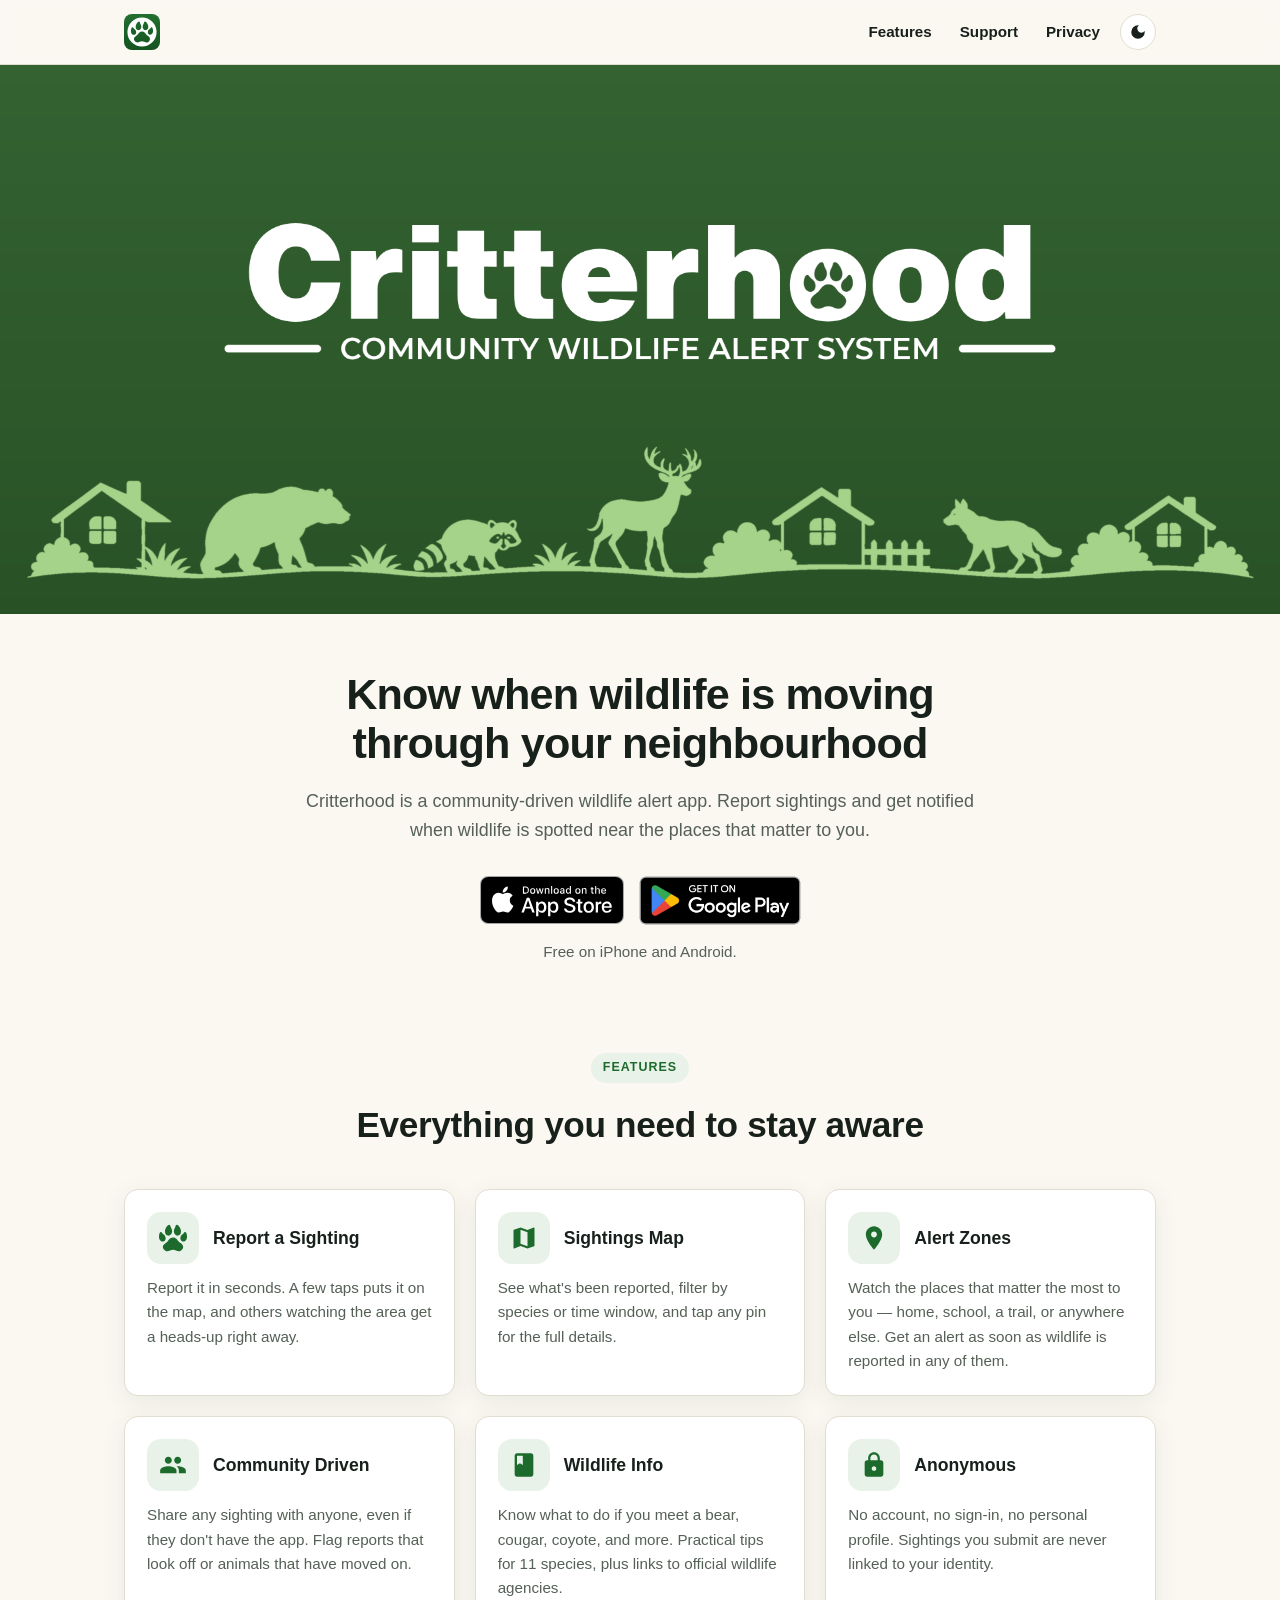
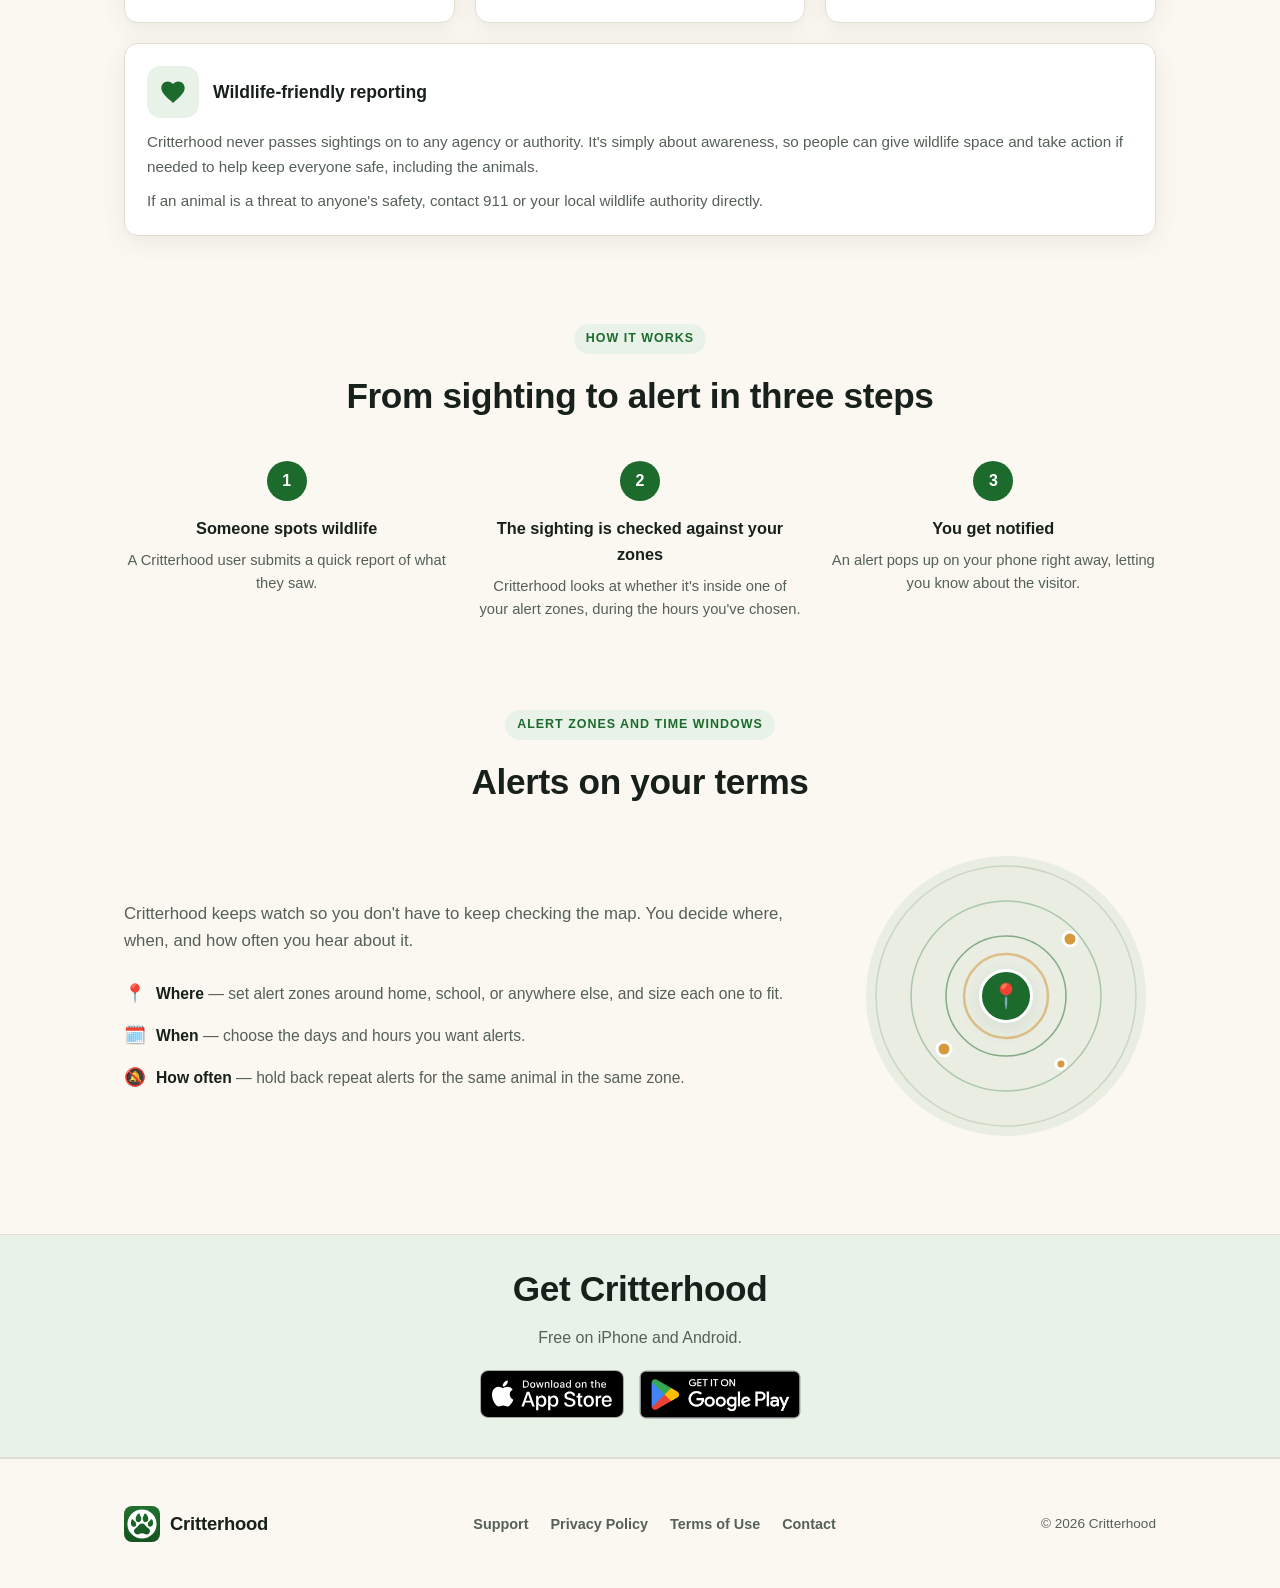
<file: index.html>
<!doctype html>
<html lang="en">
<head>
<meta charset="UTF-8">
<meta name="viewport" content="width=device-width, initial-scale=1">
<title>Critterhood — Community Wildlife Alert App</title>
<meta name="description" content="Critterhood is a community-driven wildlife alert app. Report sightings, browse the map, and get notified when wildlife is spotted near the places that matter to you.">
<link rel="canonical" href="https://critterhood.app/">
<link rel="icon" type="image/svg+xml" href="assets/icon.svg">
<link rel="apple-touch-icon" href="assets/icon-180.png">
<link rel="stylesheet" href="assets/style.css?v=18">
<script src="assets/theme.js"></script>
</head>
<body>

<header class="site-header">
  <div class="wrap">
    <a class="brand" href="index.html" aria-label="Critterhood home">
      <img src="assets/icon.svg" alt="">
    </a>
    <nav>
      <ul class="nav-links">
        <li><a href="#features">Features</a></li>
        <li><a href="support.html">Support</a></li>
        <li><a href="privacy.html">Privacy</a></li>
      </ul>
      <button class="theme-toggle" type="button" aria-label="Switch between light and dark mode">
        <svg class="icon-moon" viewBox="0 0 24 24" aria-hidden="true"><path d="M12 3a9 9 0 1 0 9 9c0-.46-.04-.92-.1-1.36a5.389 5.389 0 0 1-4.4 2.26 5.403 5.403 0 0 1-3.14-9.8c-.44-.06-.9-.1-1.36-.1z"/></svg>
        <svg class="icon-sun" viewBox="0 0 24 24" aria-hidden="true"><path d="M12 7c-2.76 0-5 2.24-5 5s2.24 5 5 5 5-2.24 5-5-2.24-5-5-5zM2 13h2c.55 0 1-.45 1-1s-.45-1-1-1H2c-.55 0-1 .45-1 1s.45 1 1 1zm18 0h2c.55 0 1-.45 1-1s-.45-1-1-1h-2c-.55 0-1 .45-1 1s.45 1 1 1zM11 2v2c0 .55.45 1 1 1s1-.45 1-1V2c0-.55-.45-1-1-1s-1 .45-1 1zm0 18v2c0 .55.45 1 1 1s1-.45 1-1v-2c0-.55-.45-1-1-1s-1 .45-1 1zM5.99 4.58a.996.996 0 0 0-1.41 0 .996.996 0 0 0 0 1.41l1.06 1.06c.39.39 1.03.39 1.41 0s.39-1.03 0-1.41L5.99 4.58zm12.37 12.37a.996.996 0 0 0-1.41 0 .996.996 0 0 0 0 1.41l1.06 1.06c.39.39 1.03.39 1.41 0a.996.996 0 0 0 0-1.41l-1.06-1.06zm1.06-10.96a.996.996 0 0 0 0-1.41.996.996 0 0 0-1.41 0l-1.06 1.06c-.39.39-.39 1.03 0 1.41s1.03.39 1.41 0l1.06-1.06zM7.05 18.36a.996.996 0 0 0 0-1.41.996.996 0 0 0-1.41 0l-1.06 1.06c-.39.39-.39 1.03 0 1.41s1.03.39 1.41 0l1.06-1.06z"/></svg>
      </button>
    </nav>
  </div>
</header>

<div class="green-header">
  <img src="assets/header-green.png" alt="Critterhood — Community Wildlife Alert System">
</div>
<section class="hero-inner">
  <h1>Know when wildlife is moving through your neighbourhood</h1>
  <p>Critterhood is a community-driven wildlife alert app. Report sightings and get notified when wildlife is spotted near the places that matter to you.</p>
  <div class="store-buttons">
      <a class="store-badge" href="https://apps.apple.com/app/id6788493725">
        <img class="badge-apple" src="assets/app-store-badge.svg" alt="Download on the App Store">
      </a>
      <a class="store-badge" href="https://play.google.com/store/apps/details?id=com.critterhood.app">
        <img class="badge-google" src="assets/google-play-badge.png" alt="Get it on Google Play">
      </a>
    </div>
  <p class="pill-note">Free on iPhone and Android.</p>
</section>

<section id="features">
  <div class="wrap">
    <div class="section-head">
      <span class="eyebrow">Features</span>
      <h2>Everything you need to stay aware</h2>
    </div>

    <div class="grid">
      <div class="card">
        <div class="card-head">
          <div class="icon" aria-hidden="true"><svg viewBox="0 0 84.25 84.25"><path transform="translate(-8.224 78.124)" d="M50.3652-37.7375C60.2904-37.7375 63.8295-29.3657 67.4943-25.251C71.2885-20.991 87.3225-14.1322 78.22-2.0387C68.7277 10.5725 59.6653-0.491943 50.3652-0.437866C41.7469-0.387695 32.4191 9.97949 22.9907-1.23828C12.8407-13.3148 29.1975-20.9001 33.2362-25.0909C37.0072-29.004 40.7601-37.7375 50.3652-37.7375ZM35.7975-43.1804C43.069-42.2352 46.5422-50.0912 47.0034-51.6649C48.9353-58.2568 46.2449-63.2357 45.5626-64.4717C44.5834-66.246 43.339-68.5427 43.0013-70.2347C42.5061-72.7162 41.822-75.9023 38.9991-75.9978C33.4053-76.1871 27.2872-64.0084 26.5126-59.189C25.0217-49.9126 29.6803-43.9757 35.7975-43.1804ZM64.8588-43.1804C57.5873-42.2352 54.114-50.0912 53.6528-51.6649C51.7209-58.2568 54.4114-63.2357 55.0936-64.4717C56.0729-66.246 57.3173-68.5427 57.6549-70.2347C58.1501-72.7162 58.8342-75.9023 61.6571-75.9978C67.251-76.1871 73.369-64.0084 74.1437-59.189C75.6345-49.9126 70.976-43.9757 64.8588-43.1804ZM21.8896-25.522C28.2147-27.2872 28.329-34.9788 28.1584-36.4375C27.4445-42.5476 23.4844-45.7104 22.4895-46.4907C21.0613-47.6106 19.2318-49.0686 18.3615-50.3452C17.0848-52.2175 15.4061-54.6046 13.0457-53.6956C8.36792-51.8942 7.58606-39.7139 8.63391-35.4697C10.6509-27.301 16.5686-24.0371 21.8896-25.522ZM78.8077-25.6012C72.4827-27.3663 72.3685-35.0579 72.5389-36.5166C73.2529-42.6267 77.213-45.7897 78.208-46.5698C79.6361-47.6898 81.4656-49.1477 82.3361-50.4244C83.6125-52.2968 85.2914-54.6838 87.6519-53.7748C92.3295-51.9734 93.1115-39.793 92.0635-35.5489C90.0465-27.3802 84.1288-24.1162 78.8077-25.6012Z"/></svg></div>
          <h3>Report a Sighting</h3>
        </div>
        <p>Report it in seconds. A few taps puts it on the map, and others watching the area get a heads-up right away.</p>
      </div>
      <div class="card">
        <div class="card-head">
          <div class="icon" aria-hidden="true"><svg viewBox="0 0 24 24"><path d="M20.5 3l-.16.03L15 5.1 9 3 3.36 4.9c-.21.07-.36.25-.36.48V20.5c0 .28.22.5.5.5l.16-.03L9 18.9l6 2.1 5.64-1.9c.21-.07.36-.25.36-.48V3.5c0-.28-.22-.5-.5-.5zM15 19l-6-2.11V5l6 2.11V19z"/></svg></div>
          <h3>Sightings Map</h3>
        </div>
        <p>See what's been reported, filter by species or time window, and tap any pin for the full details.</p>
      </div>
      <div class="card">
        <div class="card-head">
          <div class="icon" aria-hidden="true"><svg viewBox="0 0 24 24"><path d="M12 2C8.13 2 5 5.13 5 9c0 5.25 7 13 7 13s7-7.75 7-13c0-3.87-3.13-7-7-7zm0 9.5c-1.38 0-2.5-1.12-2.5-2.5s1.12-2.5 2.5-2.5 2.5 1.12 2.5 2.5-1.12 2.5-2.5 2.5z"/></svg></div>
          <h3>Alert Zones</h3>
        </div>
        <p>Watch the places that matter the most to you — home, school, a trail, or anywhere else. Get an alert as soon as wildlife is reported in any of them.</p>
      </div>
      <div class="card">
        <div class="card-head">
          <div class="icon" aria-hidden="true"><svg viewBox="0 0 24 24"><path d="M16 11c1.66 0 2.99-1.34 2.99-3S17.66 5 16 5c-1.66 0-3 1.34-3 3s1.34 3 3 3zm-8 0c1.66 0 2.99-1.34 2.99-3S9.66 5 8 5C6.34 5 5 6.34 5 8s1.34 3 3 3zm0 2c-2.33 0-7 1.17-7 3.5V19h14v-2.5c0-2.33-4.67-3.5-7-3.5zm8 0c-.29 0-.62.02-.97.05 1.16.84 1.97 1.97 1.97 3.45V19h6v-2.5c0-2.33-4.67-3.5-7-3.5z"/></svg></div>
          <h3>Community Driven</h3>
        </div>
        <p>Share any sighting with anyone, even if they don't have the app. Flag reports that look off or animals that have moved on.</p>
      </div>
      <div class="card">
        <div class="card-head">
          <div class="icon" aria-hidden="true"><svg viewBox="0 0 24 24"><path d="M18 2H6c-1.1 0-2 .9-2 2v16c0 1.1.9 2 2 2h12c1.1 0 2-.9 2-2V4c0-1.1-.9-2-2-2zM6 4h5v8l-2.5-1.5L6 12V4z"/></svg></div>
          <h3>Wildlife Info</h3>
        </div>
        <p>Know what to do if you meet a bear, cougar, coyote, and more. Practical tips for 11 species, plus links to official wildlife agencies.</p>
      </div>
      <div class="card">
        <div class="card-head">
          <div class="icon" aria-hidden="true"><svg viewBox="0 0 24 24"><path d="M18 8h-1V6c0-2.76-2.24-5-5-5S7 3.24 7 6v2H6c-1.1 0-2 .9-2 2v10c0 1.1.9 2 2 2h12c1.1 0 2-.9 2-2V10c0-1.1-.9-2-2-2zm-6 9c-1.1 0-2-.9-2-2s.9-2 2-2 2 .9 2 2-.9 2-2 2zm3.1-9H8.9V6c0-1.71 1.39-3.1 3.1-3.1 1.71 0 3.1 1.39 3.1 3.1v2z"/></svg></div>
          <h3>Anonymous</h3>
        </div>
        <p>No account, no sign-in, no personal profile. Sightings you submit are never linked to your identity.</p>
      </div>
    </div>

    <div class="card card-wide" id="wildlife">
      <div class="card-head">
        <div class="icon" aria-hidden="true"><svg viewBox="0 0 24 24"><path d="M12 21.35l-1.45-1.32C5.4 15.36 2 12.28 2 8.5 2 5.42 4.42 3 7.5 3c1.74 0 3.41.81 4.5 2.09C13.09 3.81 14.76 3 16.5 3 19.58 3 22 5.42 22 8.5c0 3.78-3.4 6.86-8.55 11.54L12 21.35z"/></svg></div>
        <h3>Wildlife-friendly reporting</h3>
      </div>
      <p>Critterhood never passes sightings on to any agency or authority. It's simply about awareness, so people can give wildlife space and take action if needed to help keep everyone safe, including the animals.</p>
      <p class="card-note">If an animal is a threat to anyone's safety, contact 911 or your local wildlife authority directly.</p>
    </div>
  </div>
</section>

<section id="how-it-works">
  <div class="wrap">
    <div class="section-head">
      <span class="eyebrow">How it works</span>
      <h2>From sighting to alert in three steps</h2>
    </div>
    <div class="steps">
      <div class="step">
        <div class="num"></div>
        <h3>Someone spots wildlife</h3>
        <p>A Critterhood user submits a quick report of what they saw.</p>
      </div>
      <div class="step">
        <div class="num"></div>
        <h3>The sighting is checked against your zones</h3>
        <p>Critterhood looks at whether it's inside one of your alert zones, during the hours you've chosen.</p>
      </div>
      <div class="step">
        <div class="num"></div>
        <h3>You get notified</h3>
        <p>An alert pops up on your phone right away, letting you know about the visitor.</p>
      </div>
    </div>
  </div>
</section>

<section id="alert-zones">
  <div class="wrap section-head">
    <span class="eyebrow">Alert zones and time windows</span>
    <h2>Alerts on your terms</h2>
  </div>
  <div class="wrap spotlight-inner">
    <div class="spotlight-text">
      <p>Critterhood keeps watch so you don't have to keep checking the map. You decide where, when, and how often you hear about it.</p>
      <ul class="spotlight-list">
        <li><span class="glyph">📍</span><span><strong>Where</strong> — set alert zones around home, school, or anywhere else, and size each one to fit.</span></li>
        <li><span class="glyph">🗓️</span><span><strong>When</strong> — choose the days and hours you want alerts.</span></li>
        <li><span class="glyph">🔕</span><span><strong>How often</strong> — hold back repeat alerts for the same animal in the same zone.</span></li>
      </ul>
    </div>
    <div class="spotlight-visual" aria-hidden="true">
      <svg class="zonemap" viewBox="0 0 300 300">
        <circle class="zm-glow" cx="150" cy="150" r="140"/>
        <circle class="zm-ring zm-ring-3" cx="150" cy="150" r="130"/>
        <circle class="zm-ring zm-ring-2" cx="150" cy="150" r="95"/>
        <circle class="zm-ring zm-ring-1" cx="150" cy="150" r="60"/>
        <circle class="zm-pulse" cx="150" cy="150" r="42"/>
        <circle class="zm-marker-pulse" cx="214" cy="93" r="6"/>
        <circle class="zm-marker" cx="214" cy="93" r="7"/>
        <circle class="zm-marker-pulse delay" cx="88" cy="203" r="6"/>
        <circle class="zm-marker" cx="88" cy="203" r="7"/>
        <circle class="zm-marker" cx="205" cy="218" r="5"/>
      </svg>
      <div class="zone-pin">📍</div>
    </div>
  </div>
</section>


<section class="band" id="download">
  <div class="wrap band-inner">
    <h2>Get Critterhood</h2>
    <p>Free on iPhone and Android.</p>
    <div class="store-buttons">
      <a class="store-badge" href="https://apps.apple.com/app/id6788493725">
        <img class="badge-apple" src="assets/app-store-badge.svg" alt="Download on the App Store">
      </a>
      <a class="store-badge" href="https://play.google.com/store/apps/details?id=com.critterhood.app">
        <img class="badge-google" src="assets/google-play-badge.png" alt="Get it on Google Play">
      </a>
    </div>
  </div>
</section>

<footer class="site-footer">
  <div class="wrap footer-inner">
    <a class="brand" href="index.html">
      <img src="assets/icon.svg" alt="">
      Critterhood
    </a>
    <ul class="footer-links">
      <li><a href="support.html">Support</a></li>
      <li><a href="privacy.html">Privacy Policy</a></li>
      <li><a href="terms-of-use.html">Terms of Use</a></li>
      <li><a href="mailto:admin@critterhood.app">Contact</a></li>
    </ul>
    <p class="footer-copy">&copy; 2026 Critterhood</p>
  </div>
</footer>

</body>
</html>
</file>
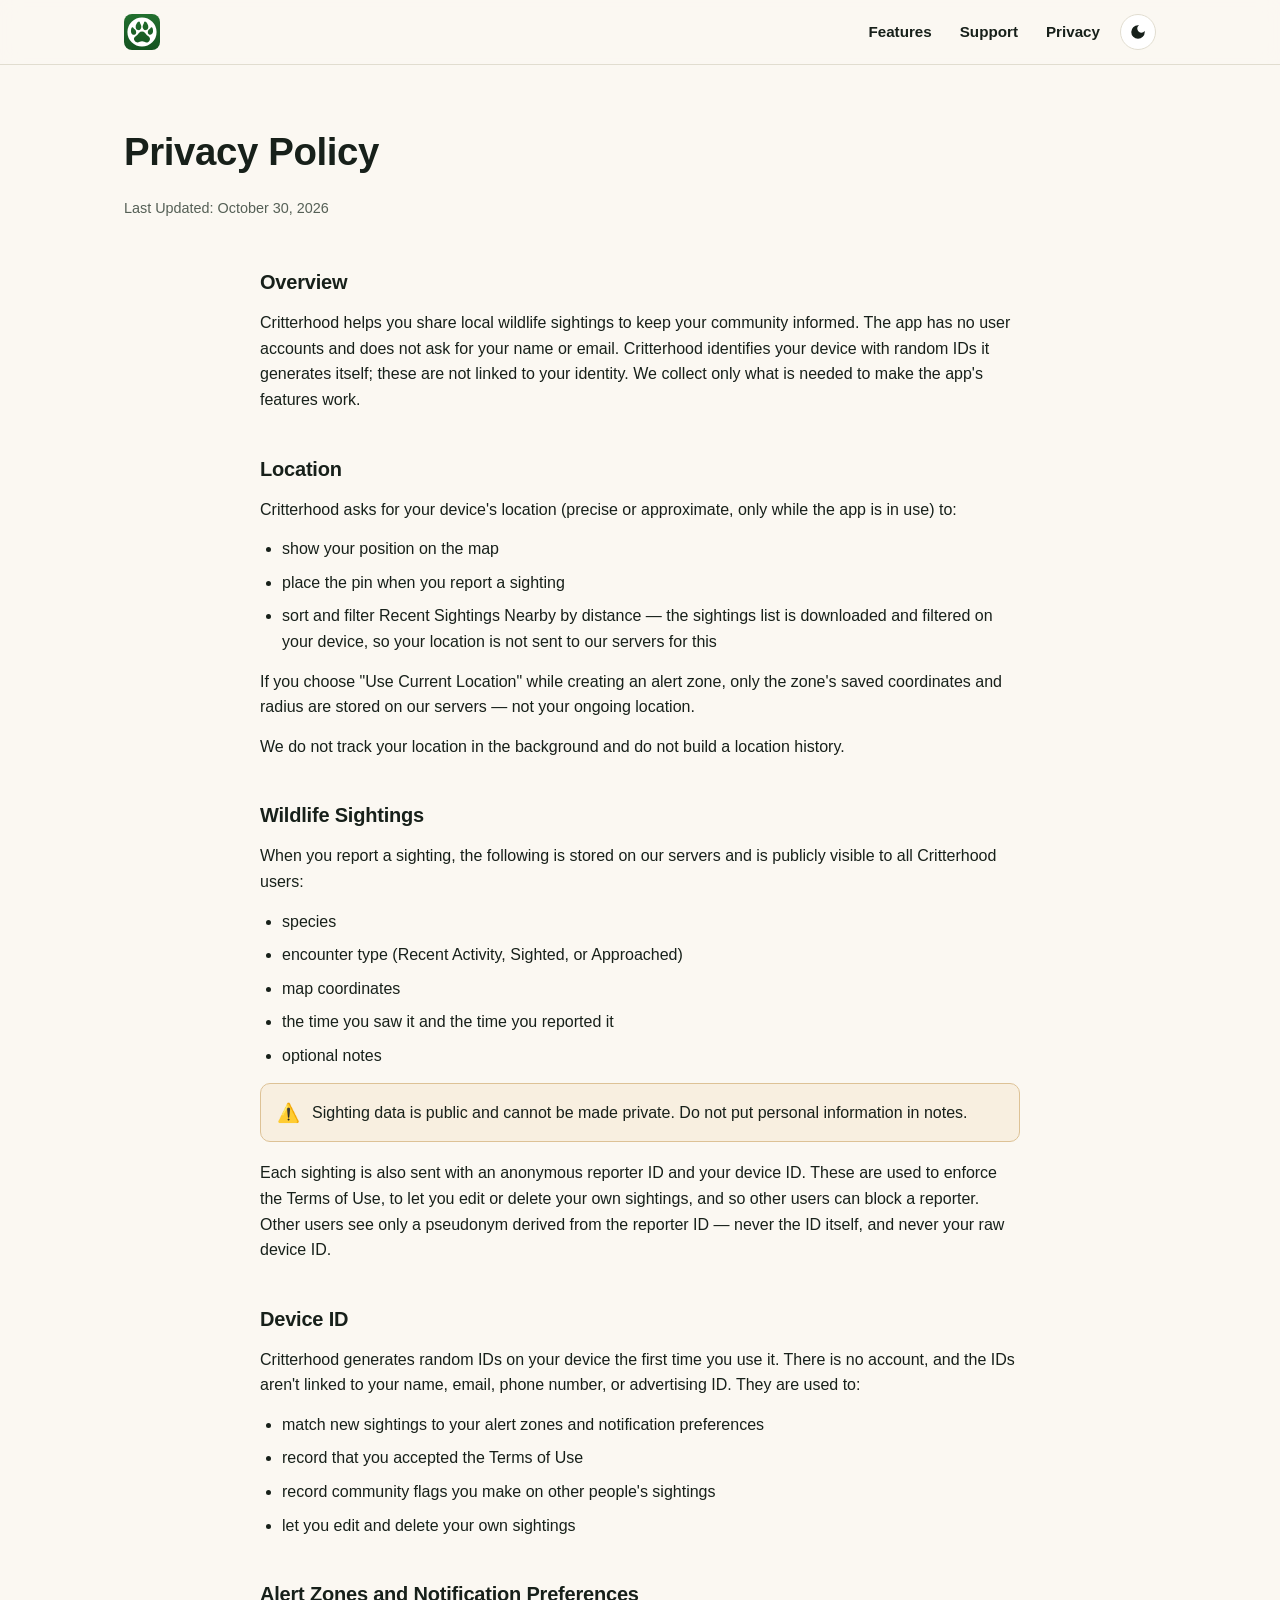
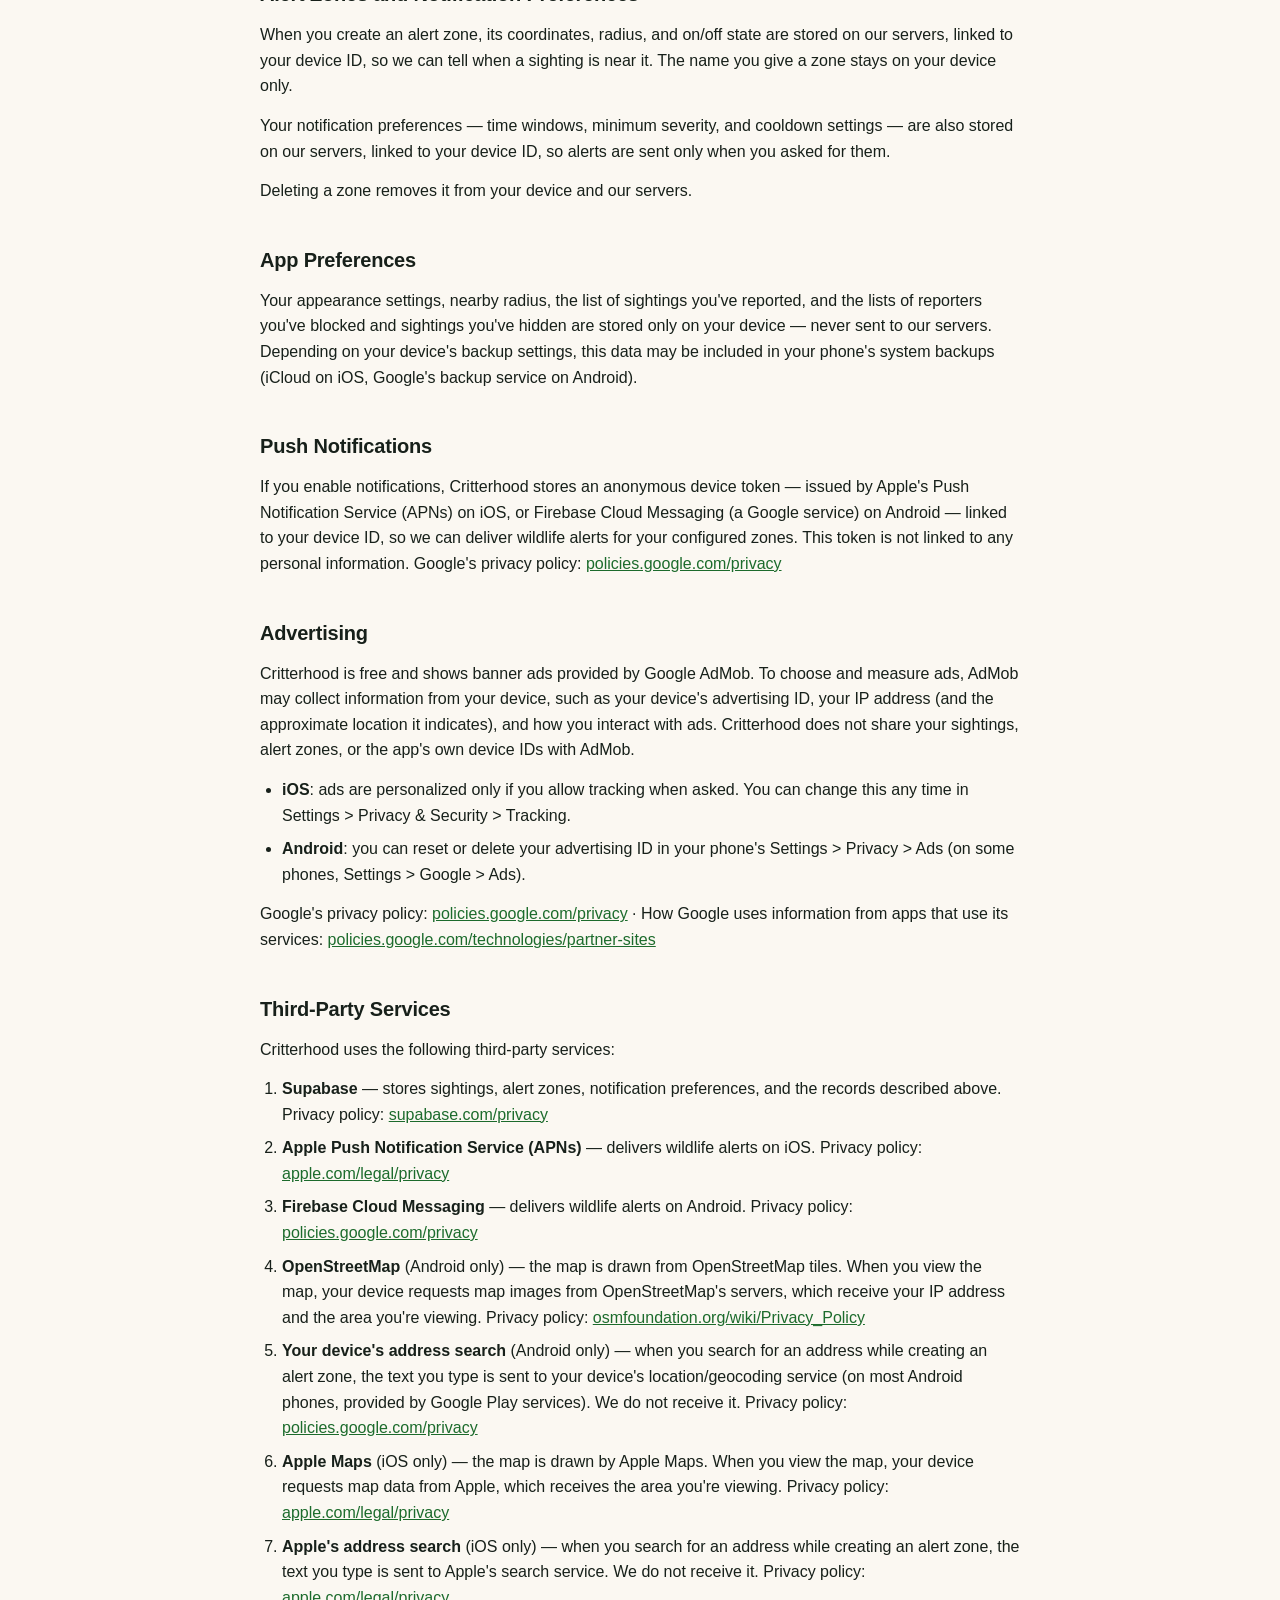
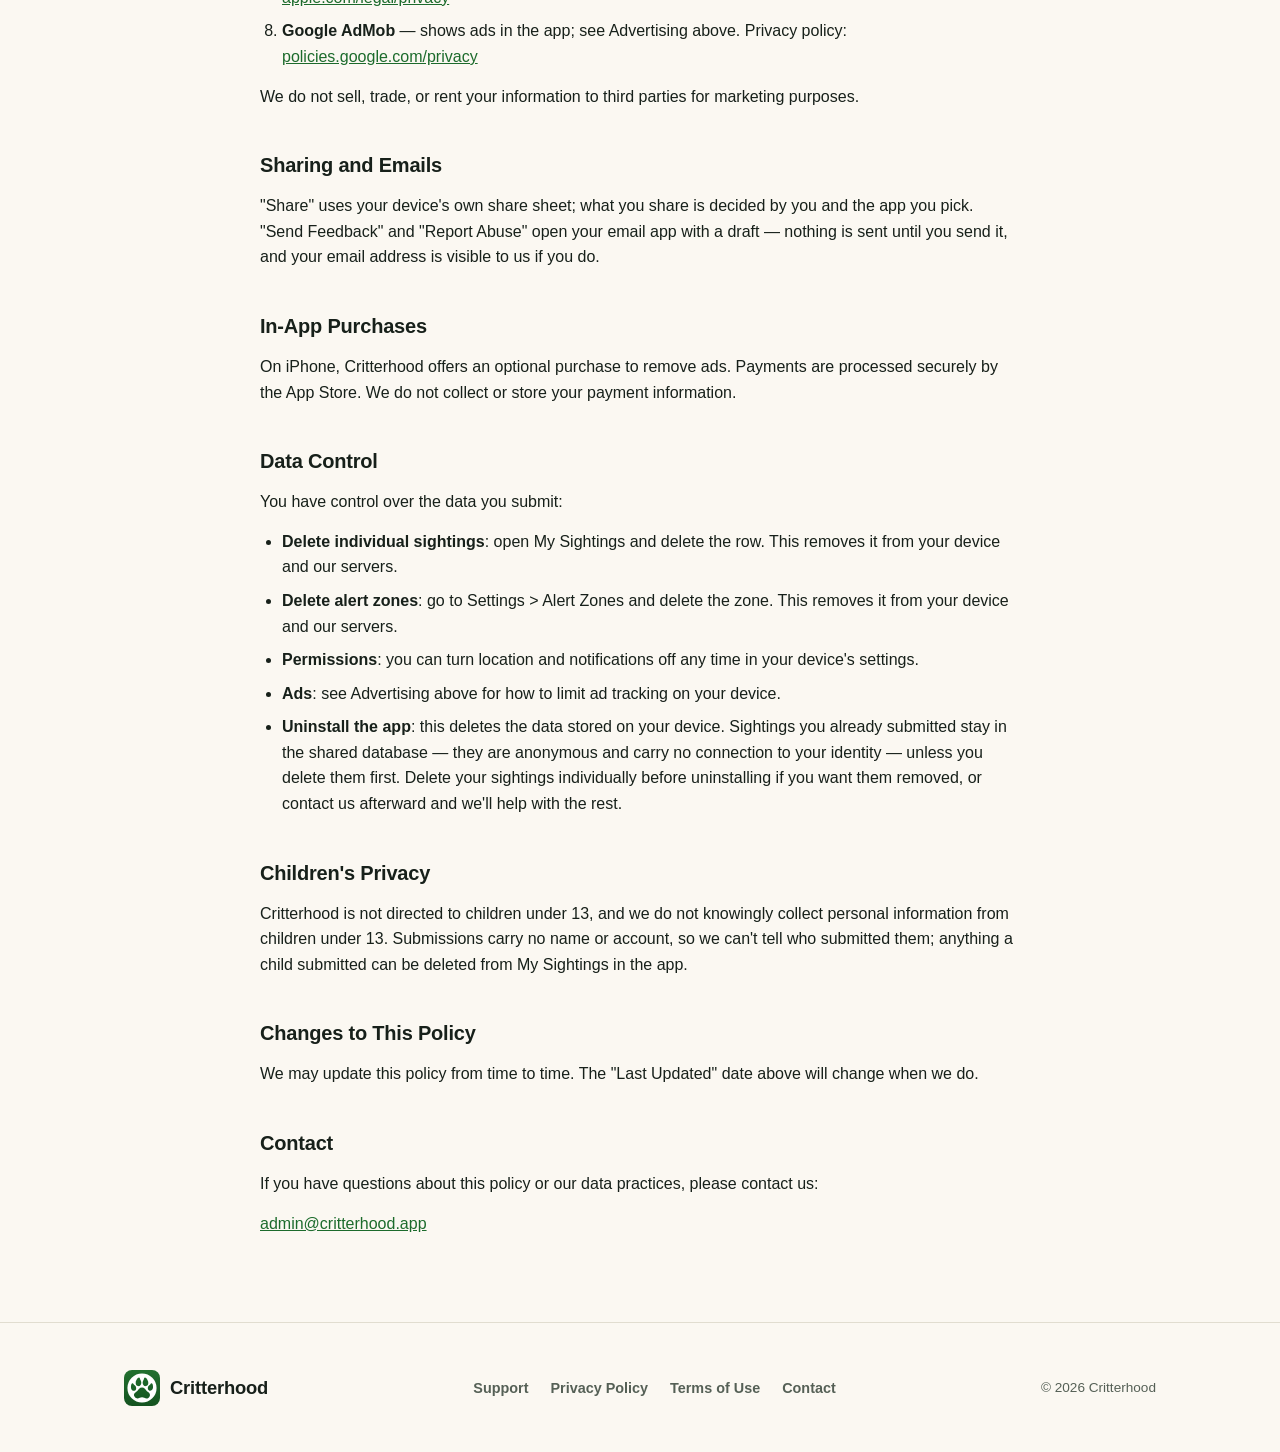
<file: privacy.html>
<!doctype html>
<html lang="en">
<head>
<meta charset="UTF-8">
<meta name="viewport" content="width=device-width, initial-scale=1">
<title>Privacy Policy — Critterhood</title>
<meta name="description" content="Privacy Policy for the Critterhood wildlife alert app.">
<link rel="icon" type="image/svg+xml" href="assets/icon.svg">
<link rel="apple-touch-icon" href="assets/icon-180.png">
<link rel="stylesheet" href="assets/style.css?v=18">
<script src="assets/theme.js"></script>
</head>
<body>

<header class="site-header">
  <div class="wrap">
    <a class="brand" href="index.html" aria-label="Critterhood home">
      <img src="assets/icon.svg" alt="">
    </a>
    <nav>
      <ul class="nav-links">
        <li><a href="index.html#features">Features</a></li>
        <li><a href="support.html">Support</a></li>
        <li><a href="privacy.html">Privacy</a></li>
      </ul>
      <button class="theme-toggle" type="button" aria-label="Switch between light and dark mode">
        <svg class="icon-moon" viewBox="0 0 24 24" aria-hidden="true"><path d="M12 3a9 9 0 1 0 9 9c0-.46-.04-.92-.1-1.36a5.389 5.389 0 0 1-4.4 2.26 5.403 5.403 0 0 1-3.14-9.8c-.44-.06-.9-.1-1.36-.1z"/></svg>
        <svg class="icon-sun" viewBox="0 0 24 24" aria-hidden="true"><path d="M12 7c-2.76 0-5 2.24-5 5s2.24 5 5 5 5-2.24 5-5-2.24-5-5-5zM2 13h2c.55 0 1-.45 1-1s-.45-1-1-1H2c-.55 0-1 .45-1 1s.45 1 1 1zm18 0h2c.55 0 1-.45 1-1s-.45-1-1-1h-2c-.55 0-1 .45-1 1s.45 1 1 1zM11 2v2c0 .55.45 1 1 1s1-.45 1-1V2c0-.55-.45-1-1-1s-1 .45-1 1zm0 18v2c0 .55.45 1 1 1s1-.45 1-1v-2c0-.55-.45-1-1-1s-1 .45-1 1zM5.99 4.58a.996.996 0 0 0-1.41 0 .996.996 0 0 0 0 1.41l1.06 1.06c.39.39 1.03.39 1.41 0s.39-1.03 0-1.41L5.99 4.58zm12.37 12.37a.996.996 0 0 0-1.41 0 .996.996 0 0 0 0 1.41l1.06 1.06c.39.39 1.03.39 1.41 0a.996.996 0 0 0 0-1.41l-1.06-1.06zm1.06-10.96a.996.996 0 0 0 0-1.41.996.996 0 0 0-1.41 0l-1.06 1.06c-.39.39-.39 1.03 0 1.41s1.03.39 1.41 0l1.06-1.06zM7.05 18.36a.996.996 0 0 0 0-1.41.996.996 0 0 0-1.41 0l-1.06 1.06c-.39.39-.39 1.03 0 1.41s1.03.39 1.41 0l1.06-1.06z"/></svg>
      </button>
    </nav>
  </div>
</header>

<div class="wrap">
  <div class="page-header">
    <h1>Privacy Policy</h1>
    <p class="updated">Last Updated: October 30, 2026</p>
  </div>

  <div class="doc">
    <h2>Overview</h2>
    <p>Critterhood helps you share local wildlife sightings to keep your community informed. The app has no user accounts and does not ask for your name or email. Critterhood identifies your device with random IDs it generates itself; these are not linked to your identity. We collect only what is needed to make the app's features work.</p>

    <h2>Location</h2>
    <p>Critterhood asks for your device's location (precise or approximate, only while the app is in use) to:</p>
    <ul>
      <li>show your position on the map</li>
      <li>place the pin when you report a sighting</li>
      <li>sort and filter Recent Sightings Nearby by distance — the sightings list is downloaded and filtered on your device, so your location is not sent to our servers for this</li>
    </ul>
    <p>If you choose "Use Current Location" while creating an alert zone, only the zone's saved coordinates and radius are stored on our servers — not your ongoing location.</p>
    <p>We do not track your location in the background and do not build a location history.</p>

    <h2>Wildlife Sightings</h2>
    <p>When you report a sighting, the following is stored on our servers and is publicly visible to all Critterhood users:</p>
    <ul>
      <li>species</li>
      <li>encounter type (Recent Activity, Sighted, or Approached)</li>
      <li>map coordinates</li>
      <li>the time you saw it and the time you reported it</li>
      <li>optional notes</li>
    </ul>
    <div class="notice">
      <span class="emoji">⚠️</span>
      <p>Sighting data is public and cannot be made private. Do not put personal information in notes.</p>
    </div>
    <p>Each sighting is also sent with an anonymous reporter ID and your device ID. These are used to enforce the Terms of Use, to let you edit or delete your own sightings, and so other users can block a reporter. Other users see only a pseudonym derived from the reporter ID — never the ID itself, and never your raw device ID.</p>

    <h2>Device ID</h2>
    <p>Critterhood generates random IDs on your device the first time you use it. There is no account, and the IDs aren't linked to your name, email, phone number, or advertising ID. They are used to:</p>
    <ul>
      <li>match new sightings to your alert zones and notification preferences</li>
      <li>record that you accepted the Terms of Use</li>
      <li>record community flags you make on other people's sightings</li>
      <li>let you edit and delete your own sightings</li>
    </ul>

    <h2>Alert Zones and Notification Preferences</h2>
    <p>When you create an alert zone, its coordinates, radius, and on/off state are stored on our servers, linked to your device ID, so we can tell when a sighting is near it. The name you give a zone stays on your device only.</p>
    <p>Your notification preferences — time windows, minimum severity, and cooldown settings — are also stored on our servers, linked to your device ID, so alerts are sent only when you asked for them.</p>
    <p>Deleting a zone removes it from your device and our servers.</p>

    <h2>App Preferences</h2>
    <p>Your appearance settings, nearby radius, the list of sightings you've reported, and the lists of reporters you've blocked and sightings you've hidden are stored only on your device — never sent to our servers. Depending on your device's backup settings, this data may be included in your phone's system backups (iCloud on iOS, Google's backup service on Android).</p>

    <h2>Push Notifications</h2>
    <p>If you enable notifications, Critterhood stores an anonymous device token — issued by Apple's Push Notification Service (APNs) on iOS, or Firebase Cloud Messaging (a Google service) on Android — linked to your device ID, so we can deliver wildlife alerts for your configured zones. This token is not linked to any personal information. Google's privacy policy: <a href="https://policies.google.com/privacy">policies.google.com/privacy</a></p>

    <h2>Advertising</h2>
    <p>Critterhood is free and shows banner ads provided by Google AdMob. To choose and measure ads, AdMob may collect information from your device, such as your device's advertising ID, your IP address (and the approximate location it indicates), and how you interact with ads. Critterhood does not share your sightings, alert zones, or the app's own device IDs with AdMob.</p>
    <ul>
      <li><strong>iOS</strong>: ads are personalized only if you allow tracking when asked. You can change this any time in Settings &gt; Privacy &amp; Security &gt; Tracking.</li>
      <li><strong>Android</strong>: you can reset or delete your advertising ID in your phone's Settings &gt; Privacy &gt; Ads (on some phones, Settings &gt; Google &gt; Ads).</li>
    </ul>
    <p>Google's privacy policy: <a href="https://policies.google.com/privacy">policies.google.com/privacy</a> · How Google uses information from apps that use its services: <a href="https://policies.google.com/technologies/partner-sites">policies.google.com/technologies/partner-sites</a></p>

    <h2>Third-Party Services</h2>
    <p>Critterhood uses the following third-party services:</p>
    <ol>
      <li><strong>Supabase</strong> — stores sightings, alert zones, notification preferences, and the records described above. Privacy policy: <a href="https://supabase.com/privacy">supabase.com/privacy</a></li>
      <li><strong>Apple Push Notification Service (APNs)</strong> — delivers wildlife alerts on iOS. Privacy policy: <a href="https://www.apple.com/legal/privacy/">apple.com/legal/privacy</a></li>
      <li><strong>Firebase Cloud Messaging</strong> — delivers wildlife alerts on Android. Privacy policy: <a href="https://policies.google.com/privacy">policies.google.com/privacy</a></li>
      <li><strong>OpenStreetMap</strong> (Android only) — the map is drawn from OpenStreetMap tiles. When you view the map, your device requests map images from OpenStreetMap's servers, which receive your IP address and the area you're viewing. Privacy policy: <a href="https://osmfoundation.org/wiki/Privacy_Policy">osmfoundation.org/wiki/Privacy_Policy</a></li>
      <li><strong>Your device's address search</strong> (Android only) — when you search for an address while creating an alert zone, the text you type is sent to your device's location/geocoding service (on most Android phones, provided by Google Play services). We do not receive it. Privacy policy: <a href="https://policies.google.com/privacy">policies.google.com/privacy</a></li>
      <li><strong>Apple Maps</strong> (iOS only) — the map is drawn by Apple Maps. When you view the map, your device requests map data from Apple, which receives the area you're viewing. Privacy policy: <a href="https://www.apple.com/legal/privacy/">apple.com/legal/privacy</a></li>
      <li><strong>Apple's address search</strong> (iOS only) — when you search for an address while creating an alert zone, the text you type is sent to Apple's search service. We do not receive it. Privacy policy: <a href="https://www.apple.com/legal/privacy/">apple.com/legal/privacy</a></li>
      <li><strong>Google AdMob</strong> — shows ads in the app; see Advertising above. Privacy policy: <a href="https://policies.google.com/privacy">policies.google.com/privacy</a></li>
    </ol>
    <p>We do not sell, trade, or rent your information to third parties for marketing purposes.</p>

    <h2>Sharing and Emails</h2>
    <p>"Share" uses your device's own share sheet; what you share is decided by you and the app you pick. "Send Feedback" and "Report Abuse" open your email app with a draft — nothing is sent until you send it, and your email address is visible to us if you do.</p>

    <h2>In-App Purchases</h2>
    <p>On iPhone, Critterhood offers an optional purchase to remove ads. Payments are processed securely by the App Store. We do not collect or store your payment information.</p>

    <h2>Data Control</h2>
    <p>You have control over the data you submit:</p>
    <ul>
      <li><strong>Delete individual sightings</strong>: open My Sightings and delete the row. This removes it from your device and our servers.</li>
      <li><strong>Delete alert zones</strong>: go to Settings &gt; Alert Zones and delete the zone. This removes it from your device and our servers.</li>
      <li><strong>Permissions</strong>: you can turn location and notifications off any time in your device's settings.</li>
      <li><strong>Ads</strong>: see Advertising above for how to limit ad tracking on your device.</li>
      <li><strong>Uninstall the app</strong>: this deletes the data stored on your device. Sightings you already submitted stay in the shared database — they are anonymous and carry no connection to your identity — unless you delete them first. Delete your sightings individually before uninstalling if you want them removed, or contact us afterward and we'll help with the rest.</li>
    </ul>

    <h2>Children's Privacy</h2>
    <p>Critterhood is not directed to children under 13, and we do not knowingly collect personal information from children under 13. Submissions carry no name or account, so we can't tell who submitted them; anything a child submitted can be deleted from My Sightings in the app.</p>

    <h2>Changes to This Policy</h2>
    <p>We may update this policy from time to time. The "Last Updated" date above will change when we do.</p>

    <h2>Contact</h2>
    <p>If you have questions about this policy or our data practices, please contact us:</p>
    <p><a href="mailto:admin@critterhood.app?subject=Critterhood%20Privacy%20Policy%20Inquiry">admin@critterhood.app</a></p>
  </div>
</div>

<footer class="site-footer">
  <div class="wrap footer-inner">
    <a class="brand" href="index.html">
      <img src="assets/icon.svg" alt="">
      Critterhood
    </a>
    <ul class="footer-links">
      <li><a href="support.html">Support</a></li>
      <li><a href="privacy.html">Privacy Policy</a></li>
      <li><a href="terms-of-use.html">Terms of Use</a></li>
      <li><a href="mailto:admin@critterhood.app">Contact</a></li>
    </ul>
    <p class="footer-copy">&copy; 2026 Critterhood</p>
  </div>
</footer>

</body>
</html>
</file>
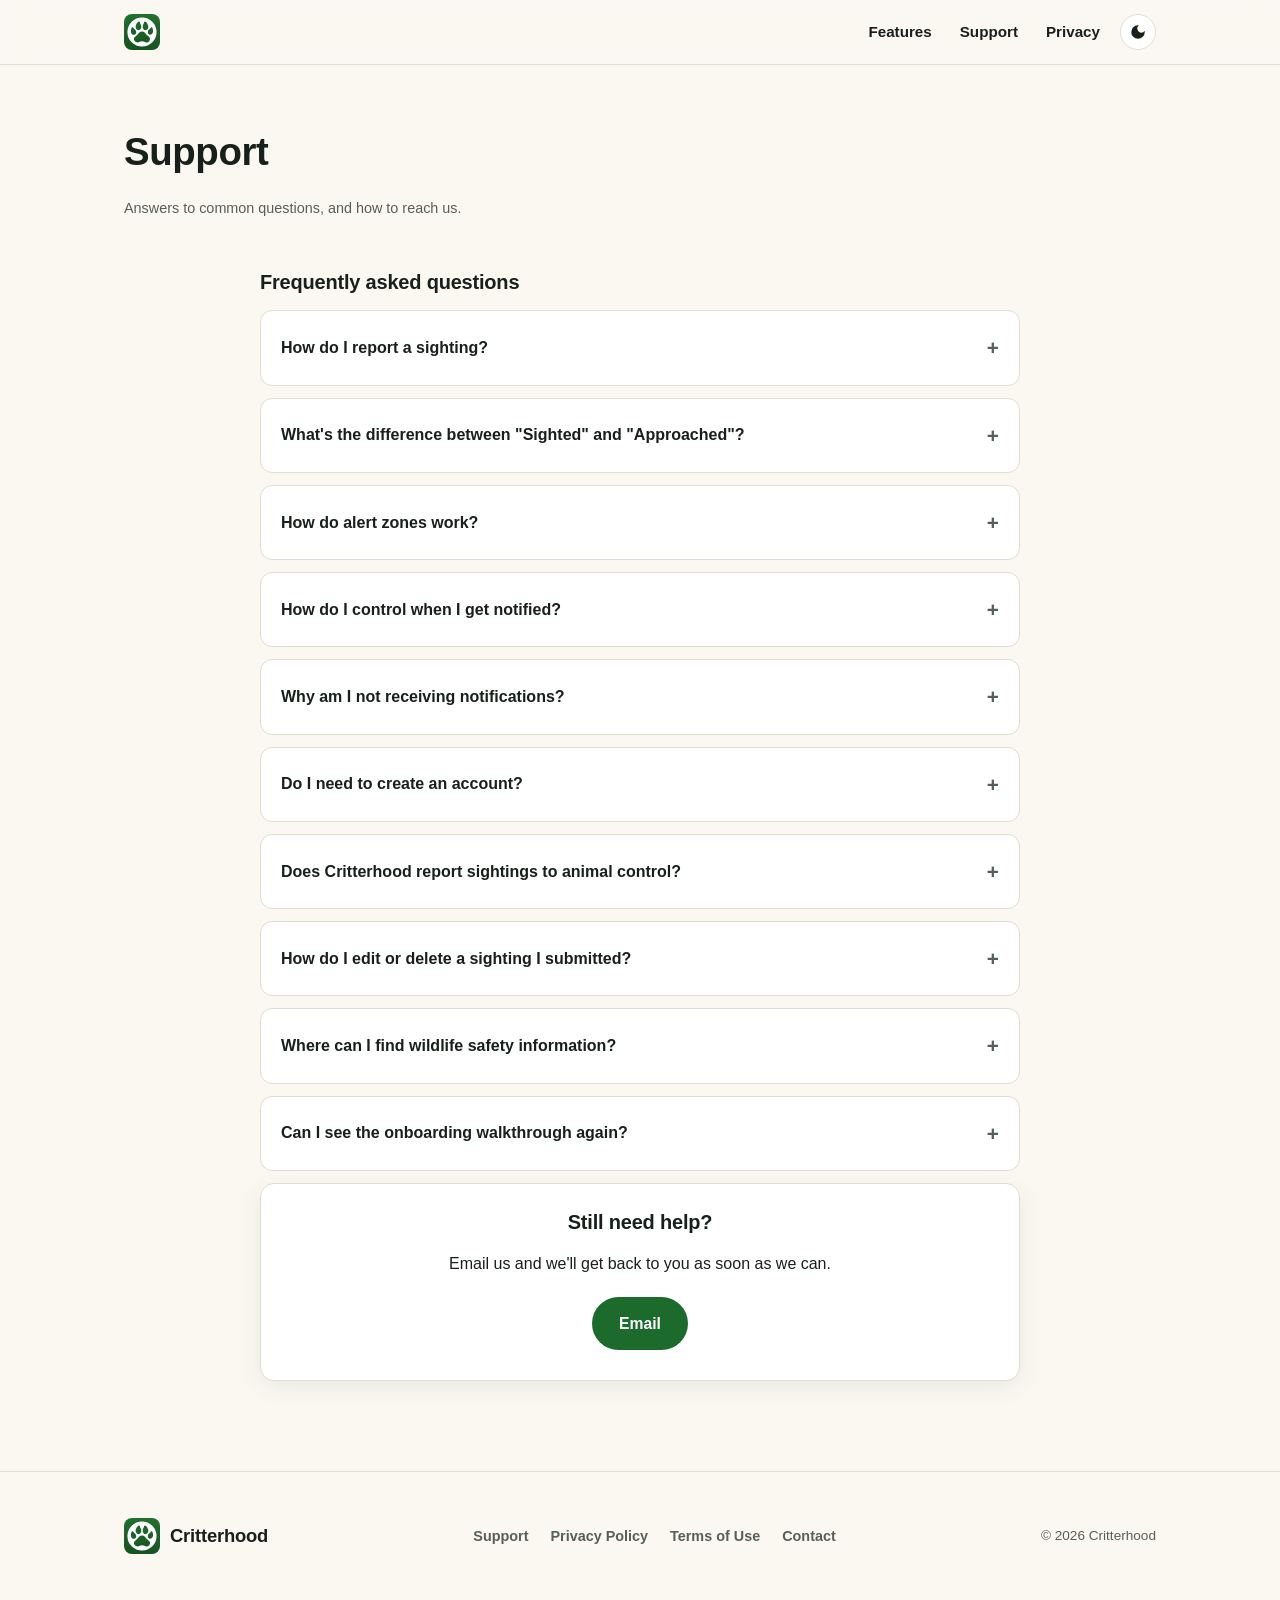
<file: support.html>
<!doctype html>
<html lang="en">
<head>
<meta charset="UTF-8">
<meta name="viewport" content="width=device-width, initial-scale=1">
<title>Support — Critterhood</title>
<meta name="description" content="Get help with Critterhood: how reporting, alert zones, and notifications work, plus how to contact us.">
<link rel="icon" type="image/svg+xml" href="assets/icon.svg">
<link rel="apple-touch-icon" href="assets/icon-180.png">
<link rel="stylesheet" href="assets/style.css?v=18">
<script src="assets/theme.js"></script>
</head>
<body>

<header class="site-header">
  <div class="wrap">
    <a class="brand" href="index.html" aria-label="Critterhood home">
      <img src="assets/icon.svg" alt="">
    </a>
    <nav>
      <ul class="nav-links">
        <li><a href="index.html#features">Features</a></li>
        <li><a href="support.html">Support</a></li>
        <li><a href="privacy.html">Privacy</a></li>
      </ul>
      <button class="theme-toggle" type="button" aria-label="Switch between light and dark mode">
        <svg class="icon-moon" viewBox="0 0 24 24" aria-hidden="true"><path d="M12 3a9 9 0 1 0 9 9c0-.46-.04-.92-.1-1.36a5.389 5.389 0 0 1-4.4 2.26 5.403 5.403 0 0 1-3.14-9.8c-.44-.06-.9-.1-1.36-.1z"/></svg>
        <svg class="icon-sun" viewBox="0 0 24 24" aria-hidden="true"><path d="M12 7c-2.76 0-5 2.24-5 5s2.24 5 5 5 5-2.24 5-5-2.24-5-5-5zM2 13h2c.55 0 1-.45 1-1s-.45-1-1-1H2c-.55 0-1 .45-1 1s.45 1 1 1zm18 0h2c.55 0 1-.45 1-1s-.45-1-1-1h-2c-.55 0-1 .45-1 1s.45 1 1 1zM11 2v2c0 .55.45 1 1 1s1-.45 1-1V2c0-.55-.45-1-1-1s-1 .45-1 1zm0 18v2c0 .55.45 1 1 1s1-.45 1-1v-2c0-.55-.45-1-1-1s-1 .45-1 1zM5.99 4.58a.996.996 0 0 0-1.41 0 .996.996 0 0 0 0 1.41l1.06 1.06c.39.39 1.03.39 1.41 0s.39-1.03 0-1.41L5.99 4.58zm12.37 12.37a.996.996 0 0 0-1.41 0 .996.996 0 0 0 0 1.41l1.06 1.06c.39.39 1.03.39 1.41 0a.996.996 0 0 0 0-1.41l-1.06-1.06zm1.06-10.96a.996.996 0 0 0 0-1.41.996.996 0 0 0-1.41 0l-1.06 1.06c-.39.39-.39 1.03 0 1.41s1.03.39 1.41 0l1.06-1.06zM7.05 18.36a.996.996 0 0 0 0-1.41.996.996 0 0 0-1.41 0l-1.06 1.06c-.39.39-.39 1.03 0 1.41s1.03.39 1.41 0l1.06-1.06z"/></svg>
      </button>
    </nav>
  </div>
</header>

<div class="wrap">
  <div class="page-header">
    <h1>Support</h1>
    <p class="updated">Answers to common questions, and how to reach us.</p>
  </div>

  <div class="doc">
    <h2 style="margin-top:0;">Frequently asked questions</h2>

    <details class="faq-item">
      <summary>How do I report a sighting?</summary>
      <p>Tap the Report card on the dashboard. Choose the species, severity, and date/time, and optionally add notes. Pan the map to position the pin at the exact sighting location — it starts near your current position. Tap the location button in the map corner to re-center on where you are.</p>
    </details>

    <details class="faq-item">
      <summary>What's the difference between "Sighted" and "Approached"?</summary>
      <p>"Sighted" means you observed the animal at a safe distance. "Approached" means the animal came close to you or acted aggressively.</p>
    </details>

    <details class="faq-item">
      <summary>How do alert zones work?</summary>
      <p>Alert zones are named areas you want to watch — like home, school, work, or a favourite trail. You'll receive a notification whenever a sighting is reported within a zone's radius. Add one from Settings → Alert Zones → Add Zone, then name it and set its location and radius.</p>
    </details>

    <details class="faq-item">
      <summary>How do I control when I get notified?</summary>
      <p>Go to Settings → Alert Time Windows → Add Time Window to choose a start time, end time, and the days of the week it applies to. Notifications are only delivered during your configured time windows — sightings outside those hours are still recorded, you just won't be interrupted.</p>
    </details>

    <details class="faq-item">
      <summary>Why am I not receiving notifications?</summary>
      <p>Check three things: notifications are allowed for Critterhood in your phone's settings, you have at least one alert zone set up, and the sighting falls within one of your alert time windows. If Limit Alert Frequency is on, repeat alerts for the same animal in the same zone are also held back for a short time.</p>
    </details>

    <details class="faq-item">
      <summary>Do I need to create an account?</summary>
      <p>No. Critterhood has no accounts or sign-in — every submission is anonymous. See the <a href="privacy.html">Privacy Policy</a> for details on what's stored.</p>
    </details>

    <details class="faq-item">
      <summary>Does Critterhood report sightings to animal control?</summary>
      <p>No. Critterhood never passes sightings on to any agency or authority, such as animal control or conservation officers. They're shown to other Critterhood users, so people can stay aware and give the animal space. If an animal is a threat to anyone's safety, contact 911 or your local wildlife authority directly.</p>
    </details>

    <details class="faq-item">
      <summary>How do I edit or delete a sighting I submitted?</summary>
      <p>Open My Sightings on the dashboard and tap a report to edit it. To delete one, swipe left on it (iPhone) or use the delete button on its row (Android). Deleting removes it from both your device and our servers.</p>
    </details>

    <details class="faq-item">
      <summary>Where can I find wildlife safety information?</summary>
      <p>The Info tab has guides for common species — what to do if you encounter one, warning signs, and what attracts them — along with links to official resources like WildSafeBC, Parks Canada, and the US National Park Service.</p>
    </details>

    <details class="faq-item">
      <summary>Can I see the onboarding walkthrough again?</summary>
      <p>Yes. Go to Settings → Show Welcome Screen to replay the step-by-step guidance for setting up alert zones and alert time windows.</p>
    </details>

    <div class="contact-card">
      <h2>Still need help?</h2>
      <p>Email us and we'll get back to you as soon as we can.</p>
      <a class="btn btn-primary" href="mailto:admin@critterhood.app?subject=Critterhood%20Support">Email</a>
    </div>
  </div>
</div>

<footer class="site-footer">
  <div class="wrap footer-inner">
    <a class="brand" href="index.html">
      <img src="assets/icon.svg" alt="">
      Critterhood
    </a>
    <ul class="footer-links">
      <li><a href="support.html">Support</a></li>
      <li><a href="privacy.html">Privacy Policy</a></li>
      <li><a href="terms-of-use.html">Terms of Use</a></li>
      <li><a href="mailto:admin@critterhood.app">Contact</a></li>
    </ul>
    <p class="footer-copy">&copy; 2026 Critterhood</p>
  </div>
</footer>

</body>
</html>
</file>
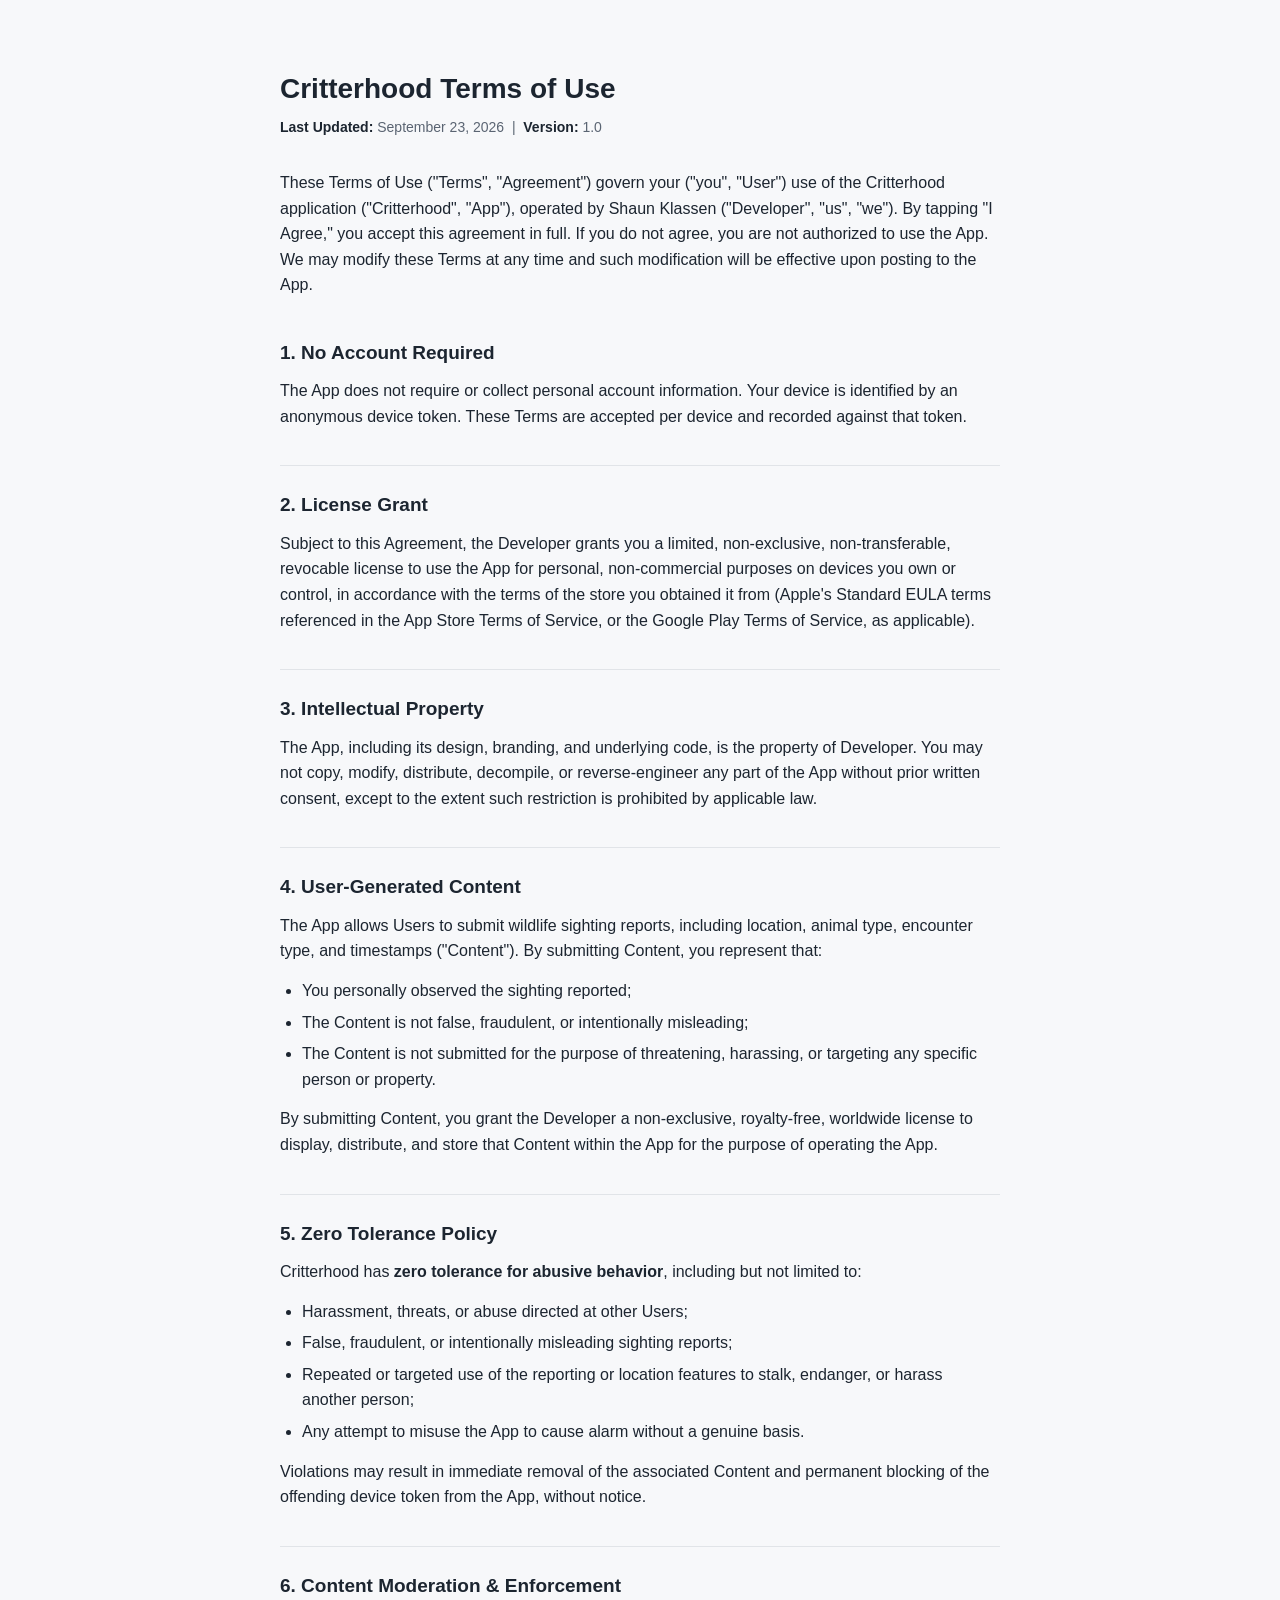
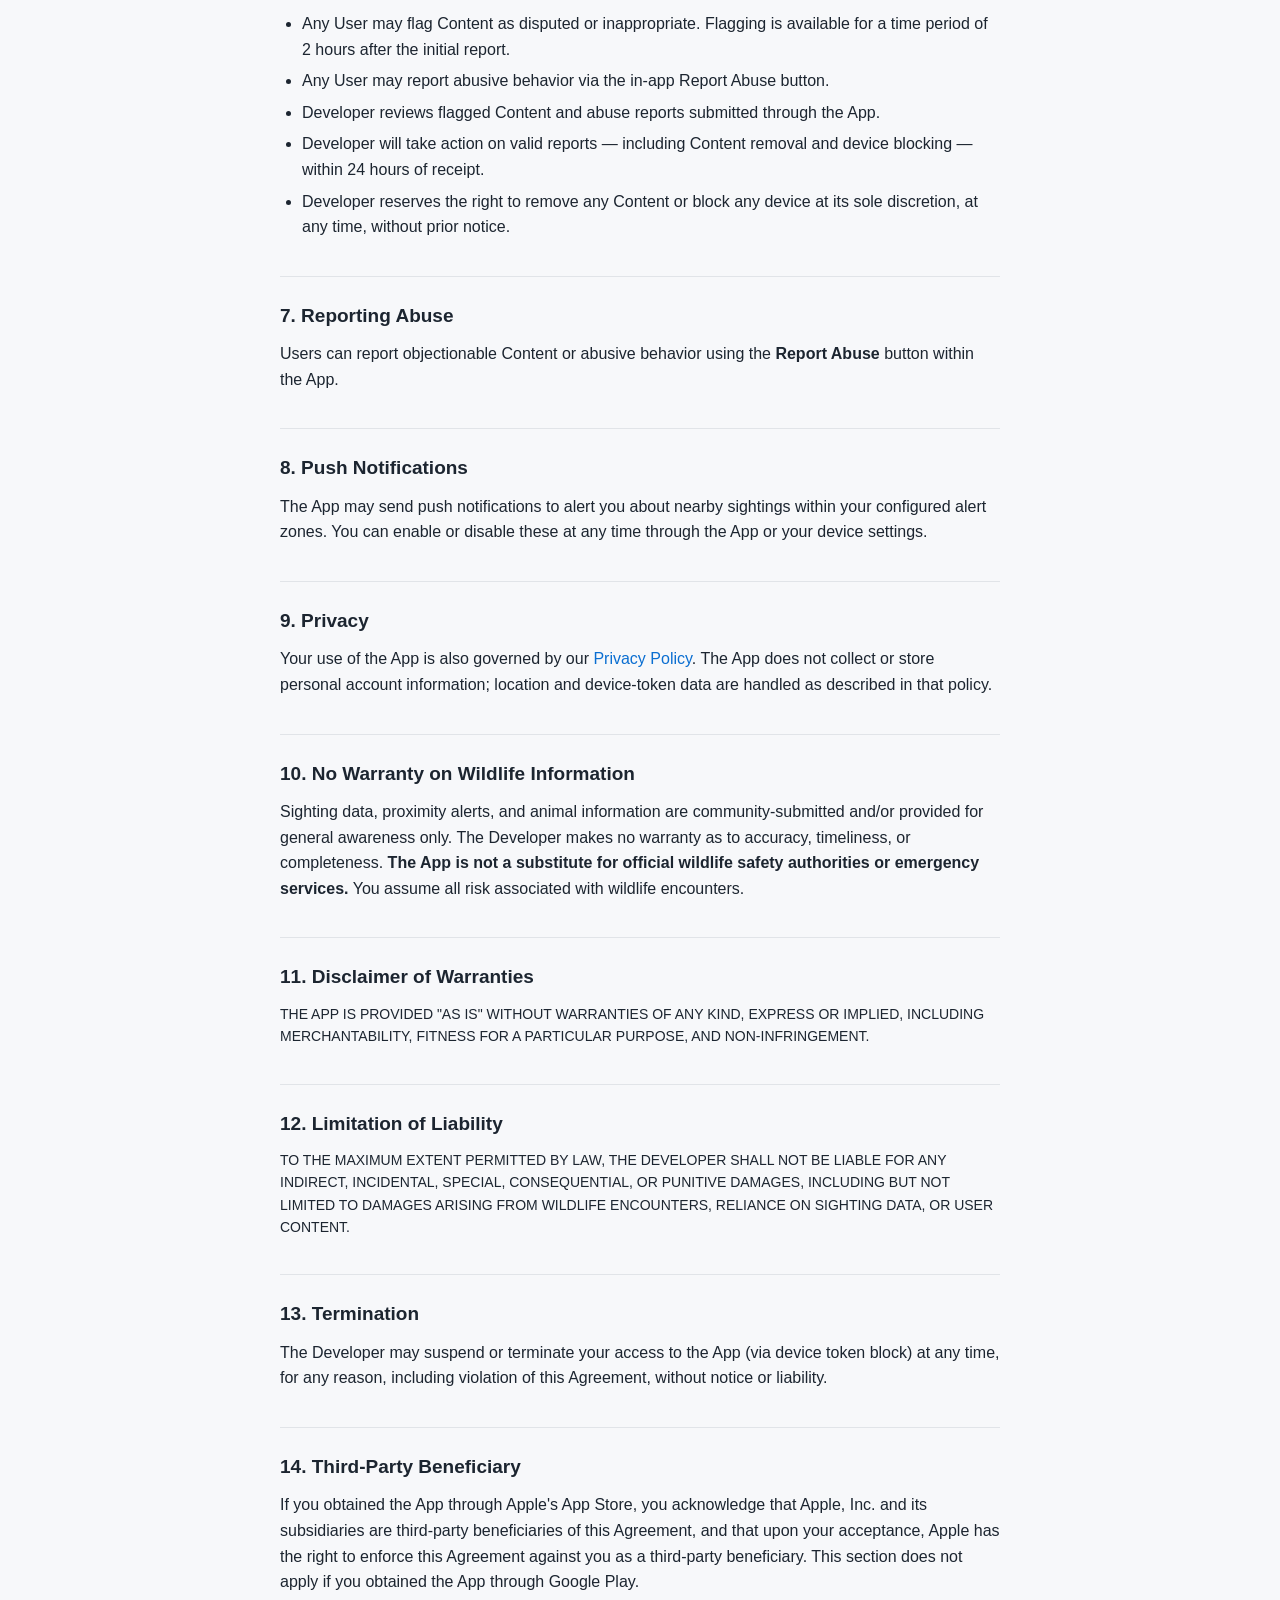
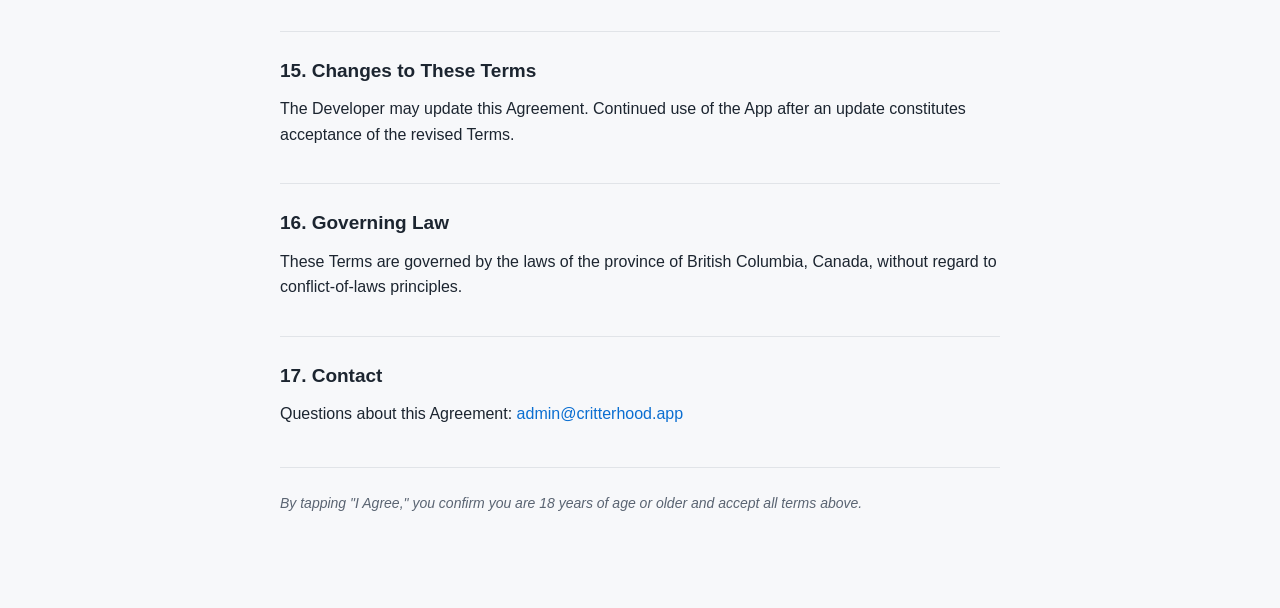
<file: terms-of-use.html>
<!DOCTYPE html>
<html lang="en">
<head>
<meta charset="UTF-8">
<meta name="viewport" content="width=device-width, initial-scale=1.0">
<title>Terms of Use - Critterhood</title>
<style>
  body {
    margin: 0;
    padding: 0;
    background: #f7f8fa;
    color: #1c2530;
    font-family: -apple-system, BlinkMacSystemFont, "Segoe UI", Roboto, Helvetica, Arial, sans-serif;
    line-height: 1.6;
  }
  .container {
    max-width: 720px;
    margin: 0 auto;
    padding: 48px 24px 80px;
  }
  h1 {
    font-size: 28px;
    margin-bottom: 4px;
  }
  .meta {
    color: #5a6472;
    font-size: 14px;
    margin-bottom: 32px;
  }
  .meta strong {
    color: #1c2530;
  }
  .intro {
    font-size: 16px;
    margin-bottom: 40px;
  }
  h2 {
    font-size: 19px;
    margin-top: 36px;
    margin-bottom: 10px;
    border-top: 1px solid #e1e4e8;
    padding-top: 24px;
  }
  h2:first-of-type {
    border-top: none;
    padding-top: 0;
  }
  p {
    margin: 0 0 14px;
  }
  ul {
    margin: 0 0 14px;
    padding-left: 22px;
  }
  li {
    margin-bottom: 6px;
  }
  a {
    color: #0a6ed1;
    text-decoration: none;
  }
  a:hover {
    text-decoration: underline;
  }
  .caps {
    font-size: 14px;
  }
  hr {
    border: none;
    border-top: 1px solid #e1e4e8;
    margin: 40px 0 24px;
  }
  .footer-note {
    font-style: italic;
    color: #5a6472;
    font-size: 14px;
  }
</style>
</head>
<body>
<div class="container">

  <h1>Critterhood Terms of Use</h1>
  <div class="meta"><strong>Last Updated:</strong> September 23, 2026 &nbsp;|&nbsp; <strong>Version:</strong> 1.0</div>

  <p class="intro">These Terms of Use ("Terms", "Agreement") govern your ("you", "User") use of the Critterhood application ("Critterhood", "App"), operated by Shaun Klassen ("Developer", "us", "we"). By tapping "I Agree," you accept this agreement in full. If you do not agree, you are not authorized to use the App. We may modify these Terms at any time and such modification will be effective upon posting to the App.</p>

  <h2>1. No Account Required</h2>
  <p>The App does not require or collect personal account information. Your device is identified by an anonymous device token. These Terms are accepted per device and recorded against that token.</p>

  <h2>2. License Grant</h2>
  <p>Subject to this Agreement, the Developer grants you a limited, non-exclusive, non-transferable, revocable license to use the App for personal, non-commercial purposes on devices you own or control, in accordance with the terms of the store you obtained it from (Apple's Standard EULA terms referenced in the App Store Terms of Service, or the Google Play Terms of Service, as applicable).</p>

  <h2>3. Intellectual Property</h2>
  <p>The App, including its design, branding, and underlying code, is the property of Developer. You may not copy, modify, distribute, decompile, or reverse-engineer any part of the App without prior written consent, except to the extent such restriction is prohibited by applicable law.</p>

  <h2>4. User-Generated Content</h2>
  <p>The App allows Users to submit wildlife sighting reports, including location, animal type, encounter type, and timestamps ("Content"). By submitting Content, you represent that:</p>
  <ul>
    <li>You personally observed the sighting reported;</li>
    <li>The Content is not false, fraudulent, or intentionally misleading;</li>
    <li>The Content is not submitted for the purpose of threatening, harassing, or targeting any specific person or property.</li>
  </ul>
  <p>By submitting Content, you grant the Developer a non-exclusive, royalty-free, worldwide license to display, distribute, and store that Content within the App for the purpose of operating the App.</p>

  <h2>5. Zero Tolerance Policy</h2>
  <p>Critterhood has <strong>zero tolerance for abusive behavior</strong>, including but not limited to:</p>
  <ul>
    <li>Harassment, threats, or abuse directed at other Users;</li>
    <li>False, fraudulent, or intentionally misleading sighting reports;</li>
    <li>Repeated or targeted use of the reporting or location features to stalk, endanger, or harass another person;</li>
    <li>Any attempt to misuse the App to cause alarm without a genuine basis.</li>
  </ul>
  <p>Violations may result in immediate removal of the associated Content and permanent blocking of the offending device token from the App, without notice.</p>

  <h2>6. Content Moderation &amp; Enforcement</h2>
  <ul>
    <li>Any User may flag Content as disputed or inappropriate. Flagging is available for a time period of 2 hours after the initial report.</li>
    <li>Any User may report abusive behavior via the in-app Report Abuse button.</li>
    <li>Developer reviews flagged Content and abuse reports submitted through the App.</li>
    <li>Developer will take action on valid reports — including Content removal and device blocking — within 24 hours of receipt.</li>
    <li>Developer reserves the right to remove any Content or block any device at its sole discretion, at any time, without prior notice.</li>
  </ul>

  <h2>7. Reporting Abuse</h2>
  <p>Users can report objectionable Content or abusive behavior using the <strong>Report Abuse</strong> button within the App.</p>

  <h2>8. Push Notifications</h2>
  <p>The App may send push notifications to alert you about nearby sightings within your configured alert zones. You can enable or disable these at any time through the App or your device settings.</p>

  <h2>9. Privacy</h2>
  <p>Your use of the App is also governed by our <a href="privacy.html">Privacy Policy</a>. The App does not collect or store personal account information; location and device-token data are handled as described in that policy.</p>

  <h2>10. No Warranty on Wildlife Information</h2>
  <p>Sighting data, proximity alerts, and animal information are community-submitted and/or provided for general awareness only. The Developer makes no warranty as to accuracy, timeliness, or completeness. <strong>The App is not a substitute for official wildlife safety authorities or emergency services.</strong> You assume all risk associated with wildlife encounters.</p>

  <h2>11. Disclaimer of Warranties</h2>
  <p class="caps">THE APP IS PROVIDED "AS IS" WITHOUT WARRANTIES OF ANY KIND, EXPRESS OR IMPLIED, INCLUDING MERCHANTABILITY, FITNESS FOR A PARTICULAR PURPOSE, AND NON-INFRINGEMENT.</p>

  <h2>12. Limitation of Liability</h2>
  <p class="caps">TO THE MAXIMUM EXTENT PERMITTED BY LAW, THE DEVELOPER SHALL NOT BE LIABLE FOR ANY INDIRECT, INCIDENTAL, SPECIAL, CONSEQUENTIAL, OR PUNITIVE DAMAGES, INCLUDING BUT NOT LIMITED TO DAMAGES ARISING FROM WILDLIFE ENCOUNTERS, RELIANCE ON SIGHTING DATA, OR USER CONTENT.</p>

  <h2>13. Termination</h2>
  <p>The Developer may suspend or terminate your access to the App (via device token block) at any time, for any reason, including violation of this Agreement, without notice or liability.</p>

  <h2>14. Third-Party Beneficiary</h2>
  <p>If you obtained the App through Apple's App Store, you acknowledge that Apple, Inc. and its subsidiaries are third-party beneficiaries of this Agreement, and that upon your acceptance, Apple has the right to enforce this Agreement against you as a third-party beneficiary. This section does not apply if you obtained the App through Google Play.</p>

  <h2>15. Changes to These Terms</h2>
  <p>The Developer may update this Agreement. Continued use of the App after an update constitutes acceptance of the revised Terms.</p>

  <h2>16. Governing Law</h2>
  <p>These Terms are governed by the laws of the province of British Columbia, Canada, without regard to conflict-of-laws principles.</p>

  <h2>17. Contact</h2>
  <p>Questions about this Agreement: <a href="mailto:admin@critterhood.app">admin@critterhood.app</a></p>

  <hr>
  <p class="footer-note">By tapping "I Agree," you confirm you are 18 years of age or older and accept all terms above.</p>

</div>
</body>
</html>
</file>
<file: assets/style.css>
:root {
  --green-dark: #103f19;
  --green: #1c6b2c;
  --green-light: #e9f2e8;
  --gold: #d69a3e;
  --cream: #fbf8f2;
  --surface: #ffffff;
  --ink: #17201a;
  --muted: #556056;
  --border: #e1ddd0;
  --radius: 14px;
  --shadow: 0 6px 24px rgba(16, 63, 25, 0.08);
  color-scheme: light dark;
}

/* Dark colours: used when the device is in dark mode (unless the toggle picked light),
   or whenever the toggle picked dark. */
@media (prefers-color-scheme: dark) {
  :root:not([data-theme="light"]) {
    --green-dark: #cfe6d2;
    --green: #6fbf7f;
    --green-light: #16241a;
    --gold: #e8b969;
    --cream: #0d130e;
    --surface: #141c16;
    --ink: #eef2ea;
    --muted: #a7b3a5;
    --border: #253023;
    --shadow: 0 6px 24px rgba(0, 0, 0, 0.35);
  }
}

:root[data-theme="dark"] {
  --green-dark: #cfe6d2;
  --green: #6fbf7f;
  --green-light: #16241a;
  --gold: #e8b969;
  --cream: #0d130e;
  --surface: #141c16;
  --ink: #eef2ea;
  --muted: #a7b3a5;
  --border: #253023;
  --shadow: 0 6px 24px rgba(0, 0, 0, 0.35);
  color-scheme: dark;
}

:root[data-theme="light"] { color-scheme: light; }

* { box-sizing: border-box; }

html {
  scroll-behavior: smooth;
  -webkit-text-size-adjust: 100%;
  text-size-adjust: 100%;
}

body {
  margin: 0;
  font-family: -apple-system, BlinkMacSystemFont, "Segoe UI", Roboto, Helvetica, Arial, sans-serif;
  background: var(--cream);
  color: var(--ink);
  line-height: 1.6;
  -webkit-font-smoothing: antialiased;
}

a { color: var(--green); }
a:hover { color: var(--green-dark); }

.wrap {
  max-width: 1080px;
  margin: 0 auto;
  padding: 0 24px;
}

/* Header */
.site-header {
  position: sticky;
  top: 0;
  z-index: 20;
  background: color-mix(in srgb, var(--cream) 88%, transparent);
  backdrop-filter: blur(10px);
  border-bottom: 1px solid var(--border);
}

.site-header .wrap {
  display: flex;
  align-items: center;
  justify-content: space-between;
  flex-wrap: wrap;
  column-gap: 24px;
  row-gap: 10px;
  padding-top: 14px;
  padding-bottom: 14px;
}

.brand {
  display: flex;
  align-items: center;
  gap: 10px;
  font-weight: 800;
  font-size: 1.15rem;
  color: var(--ink);
  text-decoration: none;
  letter-spacing: -0.01em;
}

.brand img { width: 36px; height: 36px; display: block; }

.nav-links {
  display: flex;
  gap: 28px;
  list-style: none;
  margin: 0;
  padding: 0;
}

.nav-links a {
  color: var(--ink);
  text-decoration: none;
  font-weight: 600;
  font-size: 0.95rem;
}

.nav-links a:hover { color: var(--green); }

nav { display: flex; align-items: center; gap: 20px; }

/* Light/dark toggle: shows a moon in light mode and a sun in dark mode */
.theme-toggle {
  width: 36px;
  height: 36px;
  border-radius: 50%;
  border: 1px solid var(--border);
  background: var(--surface);
  color: var(--ink);
  display: inline-flex;
  align-items: center;
  justify-content: center;
  cursor: pointer;
  padding: 0;
  flex: none;
}

.theme-toggle:hover { color: var(--green); border-color: var(--green); }

.theme-toggle svg { width: 18px; height: 18px; fill: currentColor; }

.theme-toggle .icon-sun { display: none; }

@media (prefers-color-scheme: dark) {
  :root:not([data-theme="light"]) .theme-toggle .icon-sun { display: block; }
  :root:not([data-theme="light"]) .theme-toggle .icon-moon { display: none; }
}

:root[data-theme="dark"] .theme-toggle .icon-sun { display: block; }
:root[data-theme="dark"] .theme-toggle .icon-moon { display: none; }

/* Hero */
/* Green header: the image is shown whole (never cropped) and scales evenly with the width.
   Past 1400px it stops growing and the matching green fills the sides. */
.green-header {
  background: linear-gradient(#346231, #285226);
  line-height: 0;
}
.green-header img {
  display: block;
  width: 100%;
  max-width: 1400px;
  height: auto;
  margin: 0 auto;
}

.hero-inner {
  padding: 56px 24px 24px;
  text-align: center;
  max-width: 720px;
  margin: 0 auto;
}

.hero-inner h1 {
  font-size: clamp(1.9rem, 4.6vw, 2.7rem);
  line-height: 1.15;
  margin: 0 0 18px;
  font-weight: 800;
  letter-spacing: -0.02em;
  color: var(--ink);
}

.hero-inner p {
  font-size: 1.12rem;
  color: var(--muted);
  margin: 0 0 32px;
}

.hero-inner .pill-note {
  margin: 16px 0 0;
  font-size: 0.95rem;
}

.hero-actions {
  display: flex;
  gap: 14px;
  justify-content: center;
  flex-wrap: wrap;
}

/* Buttons */
.btn {
  display: inline-flex;
  align-items: center;
  gap: 8px;
  padding: 13px 26px;
  border-radius: 999px;
  font-weight: 700;
  font-size: 0.98rem;
  text-decoration: none;
  border: 1.5px solid transparent;
  cursor: default;
}

.btn-primary {
  background: var(--gold);
  color: #241703;
}

.btn-ghost {
  background: rgba(255, 255, 255, 0.08);
  border-color: rgba(255, 255, 255, 0.5);
  color: #fff;
}

.btn-ghost:hover { background: rgba(255, 255, 255, 0.18); color: #fff; }

.btn-outline {
  background: transparent;
  border-color: var(--border);
  color: var(--ink);
  cursor: pointer;
}

.btn-outline:hover { border-color: var(--green); color: var(--green); }

.pill-note {
  font-size: 0.82rem;
  color: var(--muted);
  margin-top: 14px;
}

/* Sections */
section { padding: 48px 0; }

#features { padding-top: 64px; padding-bottom: 40px; }

#alert-zones { padding-top: 48px; padding-bottom: 88px; }

.band { padding: 33px 0 39px; }

#how-it-works { padding-top: 48px; padding-bottom: 40px; }

.section-head {
  text-align: center;
  max-width: 860px;
  margin: 0 auto 36px;
}

.eyebrow {
  display: inline-block;
  font-size: 0.78rem;
  font-weight: 800;
  letter-spacing: 0.08em;
  text-transform: uppercase;
  color: var(--green);
  background: var(--green-light);
  padding: 5px 12px;
  border-radius: 999px;
  margin-bottom: 14px;
}

/* Every section heading on the home page shares this one style. */
.section-head h2,
.band h2 {
  font-size: clamp(1.6rem, 3.2vw, 2.2rem);
  margin: 0 0 12px;
  letter-spacing: -0.01em;
  text-wrap: balance;
}

.section-head p { color: var(--muted); margin: 0; }

/* Spotlight (Alert Zones) */
.spotlight-inner {
  display: flex;
  align-items: center;
  gap: 56px;
  flex-wrap: wrap;
}

.spotlight-text { flex: 1 1 380px; }

.spotlight-text > p {
  color: var(--muted);
  font-size: 1.05rem;
  margin: 0 0 24px;
}

.spotlight-list {
  list-style: none;
  margin: 0;
  padding: 0;
  display: flex;
  flex-direction: column;
  gap: 14px;
}

.spotlight-list li {
  display: flex;
  align-items: baseline;
  gap: 10px;
  font-size: 0.98rem;
  color: var(--muted);
}

.spotlight-list .glyph { font-size: 1.1rem; }
.spotlight-list strong { color: var(--ink); }

.spotlight-visual {
  flex: 1 1 260px;
  max-width: 300px;
  margin: 0 auto;
  position: relative;
}

.zonemap {
  width: 100%;
  height: auto;
  display: block;
  overflow: visible;
}

.zm-glow { fill: var(--green); opacity: 0.08; }

.zm-ring { fill: none; stroke: var(--green); stroke-width: 1.5; }
.zm-ring-1 { opacity: 0.5; }
.zm-ring-2 { opacity: 0.3; }
.zm-ring-3 { opacity: 0.16; }

.zm-pulse {
  fill: none;
  stroke: var(--gold);
  stroke-width: 2.5;
  opacity: 0.55;
  animation: zmPulse 2.8s ease-out infinite;
}

@keyframes zmPulse {
  0% { r: 42px; opacity: 0.6; }
  100% { r: 132px; opacity: 0; }
}

.zm-marker-pulse {
  fill: none;
  stroke: var(--gold);
  stroke-width: 2px;
  opacity: 0.5;
  animation: zmMarkerPulse 2.4s ease-out infinite;
}

.zm-marker-pulse.delay { animation-delay: 1.1s; }

@keyframes zmMarkerPulse {
  0% { r: 6px; opacity: 0.6; }
  100% { r: 17px; opacity: 0; }
}

.zm-marker {
  fill: var(--gold);
  stroke: var(--surface);
  stroke-width: 3px;
}

@media (prefers-reduced-motion: reduce) {
  .zm-pulse, .zm-marker-pulse { animation: none; }
}

.zone-pin {
  position: absolute;
  top: 50%;
  left: 50%;
  transform: translate(-50%, -50%);
  width: 54px;
  height: 54px;
  border-radius: 50%;
  background: var(--green);
  color: #fff;
  display: flex;
  align-items: center;
  justify-content: center;
  font-size: 1.5rem;
  box-shadow: var(--shadow);
  border: 3px solid var(--surface);
}

@media (max-width: 700px) {
  .spotlight-inner { justify-content: center; text-align: center; }
  .spotlight-list li { justify-content: center; }
}

/* Feature grid */
.grid {
  display: grid;
  grid-template-columns: repeat(auto-fit, minmax(260px, 1fr));
  grid-auto-rows: 1fr;
  gap: 20px;
}

.card {
  background: var(--surface);
  border: 1px solid var(--border);
  border-radius: var(--radius);
  padding: 22px;
  box-shadow: var(--shadow);
}

.card-head {
  display: flex;
  align-items: center;
  gap: 14px;
  margin-bottom: 12px;
}

.card .icon {
  width: 52px;
  height: 52px;
  flex: none;
  border-radius: 14px;
  background: var(--green-light);
  color: var(--green);
  display: flex;
  align-items: center;
  justify-content: center;
}

.card .icon svg { width: 28px; height: 28px; fill: currentColor; }

.card h3 {
  margin: 0;
  font-size: 1.1rem;
}

.card p {
  margin: 0;
  color: var(--muted);
  font-size: 0.95rem;
}

/* Full-width card below the feature grid: same look as the others, just wider */
.card-wide {
  margin-top: 20px;
  scroll-margin-top: 90px;
}

.card-wide .card-note { margin-top: 10px; }

/* Steps */
.steps {
  display: grid;
  grid-template-columns: repeat(auto-fit, minmax(220px, 1fr));
  gap: 28px;
  counter-reset: step;
}

.step {
  text-align: center;
}

.step .num {
  counter-increment: step;
  width: 40px;
  height: 40px;
  border-radius: 50%;
  background: var(--green);
  color: #fff;
  display: flex;
  align-items: center;
  justify-content: center;
  font-weight: 800;
  margin: 0 auto 14px;
}

.step .num::before { content: counter(step); }

.step h3 { margin: 0 0 8px; font-size: 1.02rem; }
.step p { margin: 0; color: var(--muted); font-size: 0.92rem; }

/* Band (alt background section) */
.band {
  background: var(--green-light);
  border-top: 1px solid var(--border);
  border-bottom: 1px solid var(--border);
}

.band-inner {
  display: flex;
  flex-direction: column;
  align-items: center;
  text-align: center;
  /* Gaps are set on the heading and text so the visible spaces come out even */
}

.band h2 { margin: 0 0 15px; line-height: 1.2; }
.band p { margin: 0 0 19px; color: var(--muted); max-width: 480px; }

/* Footer */
.site-footer {
  border-top: 1px solid var(--border);
  padding: 40px 0;
}

.footer-inner {
  display: flex;
  align-items: center;
  justify-content: space-between;
  flex-wrap: wrap;
  gap: 16px;
}

.footer-links {
  display: flex;
  gap: 22px;
  list-style: none;
  margin: 0;
  padding: 0;
}

.footer-links a { color: var(--muted); text-decoration: none; font-size: 0.9rem; font-weight: 600; }
.footer-links a:hover { color: var(--green); }

.footer-copy { color: var(--muted); font-size: 0.85rem; }

/* Content pages (privacy / support) */
.page-header {
  padding: 56px 0 8px;
}

.page-header h1 {
  font-size: clamp(1.8rem, 4vw, 2.4rem);
  margin: 0 0 8px;
  letter-spacing: -0.01em;
}

.page-header .updated {
  color: var(--muted);
  font-size: 0.9rem;
}

.doc {
  padding: 24px 0 72px;
  max-width: 760px;
  margin: 0 auto;
}

.doc h2 {
  font-size: 1.25rem;
  margin: 40px 0 12px;
  letter-spacing: -0.01em;
}

.doc h2:first-child { margin-top: 0; }

.doc p { margin: 0 0 14px; color: var(--ink); }

.doc ul, .doc ol {
  margin: 0 0 14px;
  padding-left: 22px;
}

.doc li { margin-bottom: 8px; }

.notice {
  display: flex;
  gap: 12px;
  background: color-mix(in srgb, var(--gold) 16%, var(--surface));
  border: 1px solid color-mix(in srgb, var(--gold) 40%, var(--border));
  border-radius: 10px;
  padding: 16px;
  margin: 0 0 18px;
}

.notice span.emoji { font-size: 1.15rem; line-height: 1.4; }
.notice p { margin: 0; }

.contact-card {
  background: var(--surface);
  border: 1px solid var(--border);
  border-radius: var(--radius);
  box-shadow: var(--shadow);
  padding: 26px 28px 30px;
  text-align: center;
  margin: 0 0 18px;
}

.contact-card h2 { margin: 0 0 17px; line-height: 1.2; }
.contact-card p { margin: 0 0 20px; }

.contact-card .btn-primary {
  background: var(--green);
  color: var(--surface);
  cursor: pointer;
}

/* FAQ */
.faq-item {
  border: 1px solid var(--border);
  border-radius: 12px;
  background: var(--surface);
  padding: 4px 20px;
  margin-bottom: 12px;
}

.faq-item summary {
  cursor: pointer;
  font-weight: 700;
  padding: 16px 0;
  list-style: none;
  display: flex;
  align-items: center;
  justify-content: space-between;
  gap: 12px;
}

.faq-item summary::-webkit-details-marker { display: none; }

.faq-item summary::after {
  content: "+";
  font-size: 1.3rem;
  color: var(--muted);
  flex-shrink: 0;
}

.faq-item[open] summary::after { content: "\2212"; }

.faq-item p { color: var(--muted); margin: 0 0 16px; }

@media (max-width: 640px) {
  .nav-links { gap: 16px; }
  .nav-links a { font-size: 0.85rem; }
  section { padding: 36px 0; }
}

@media (max-width: 460px) {
  .site-header .wrap {
    justify-content: center;
    padding-top: 12px;
    padding-bottom: 12px;
  }
  .nav-links { gap: 18px; }
}

/* App store badges (official artwork, unmodified) */
.store-buttons {
  display: flex;
  gap: 16px;
  justify-content: center;
  align-items: center;
  flex-wrap: wrap;
}

.store-badge { display: inline-block; line-height: 0; }

.badge-apple { height: 48px; width: auto; }

/* Google's PNG includes transparent padding; size it so the visible badge matches Apple's height */
.badge-google { height: 71px; width: auto; margin: -12px -12px; }
</file>
